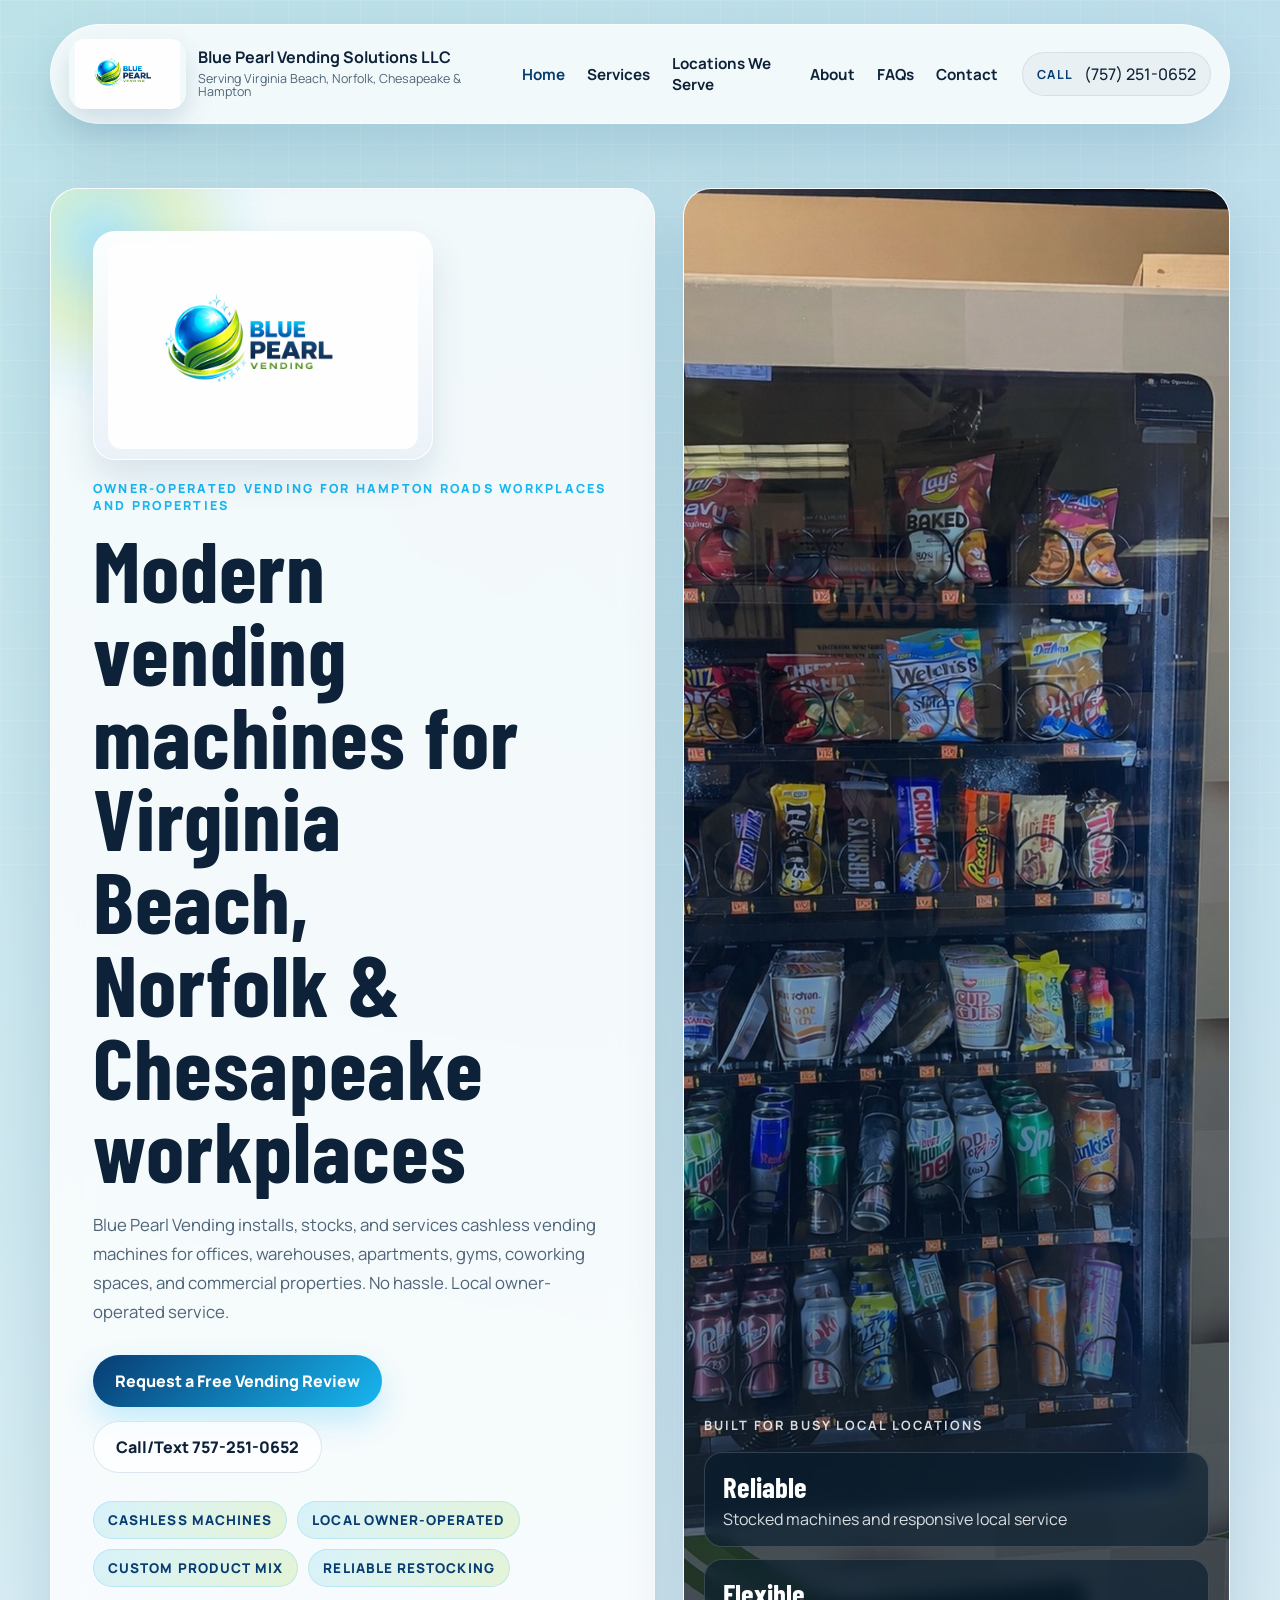
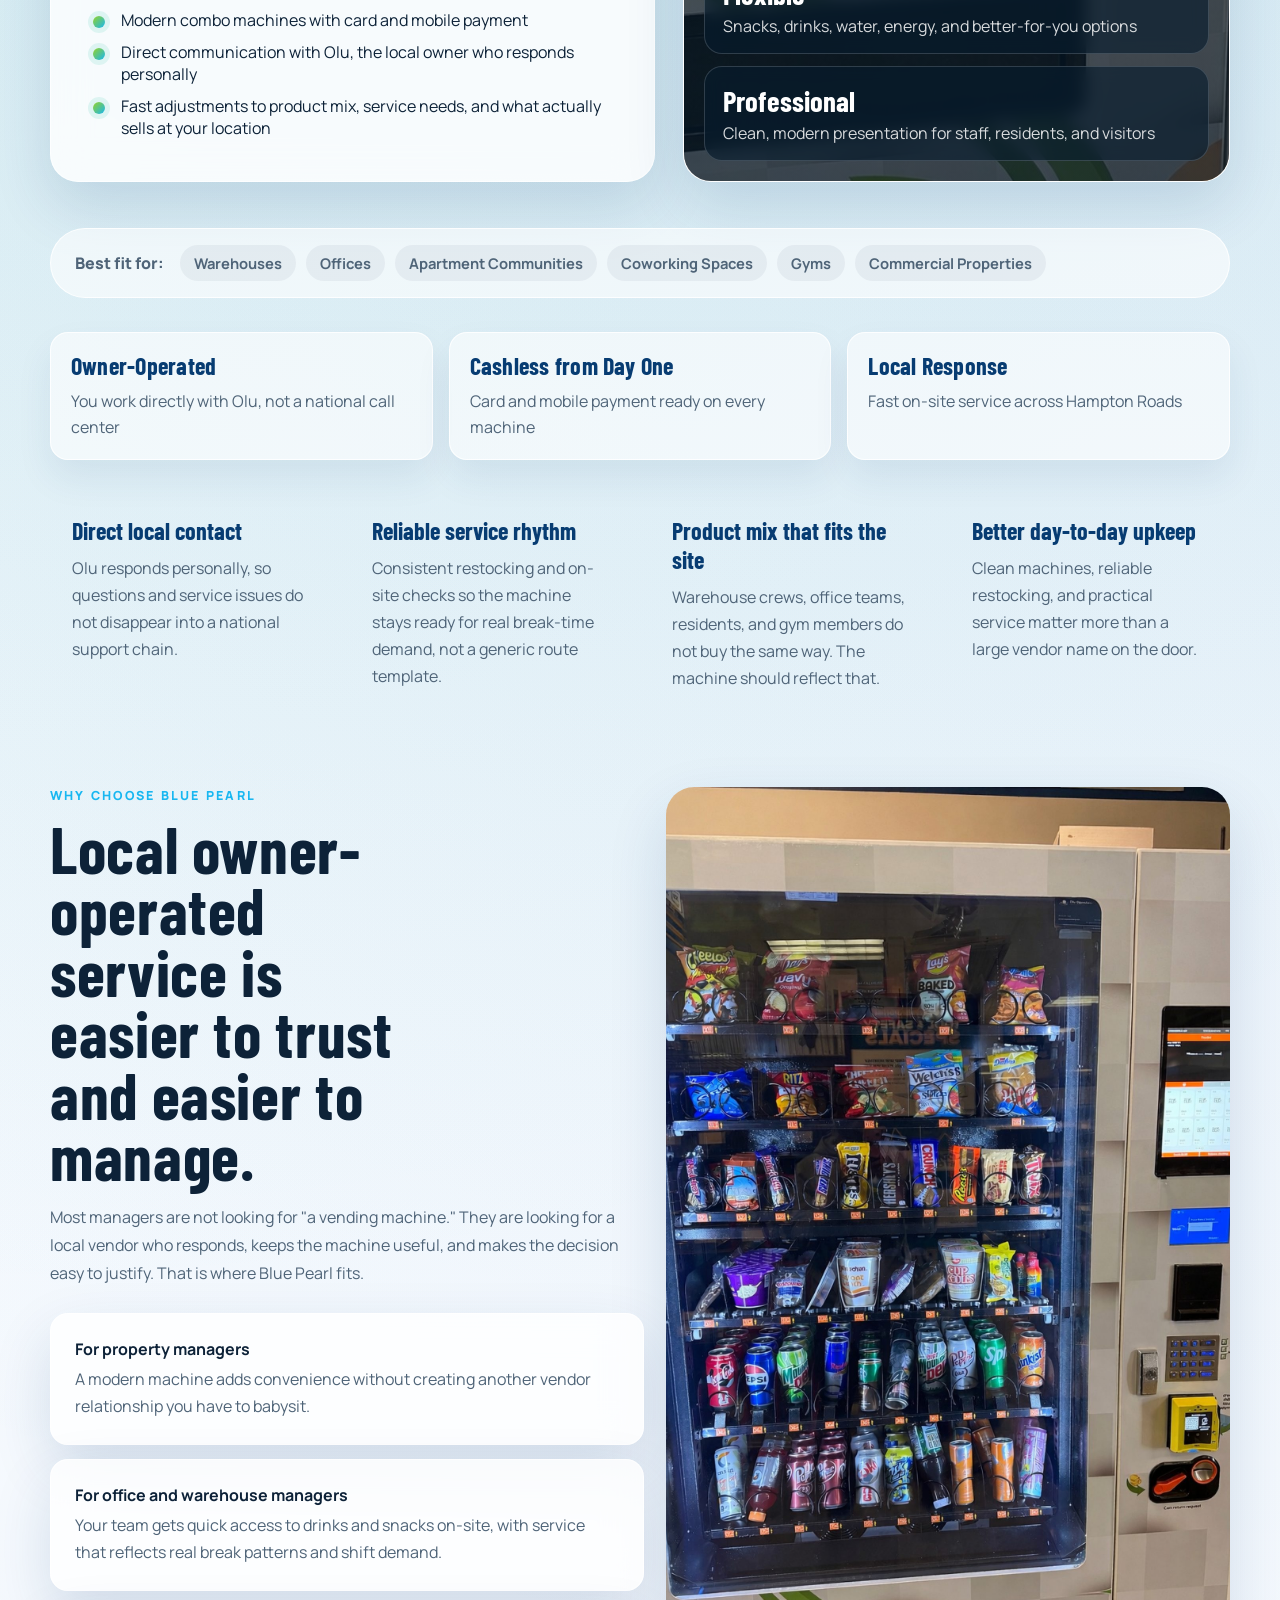
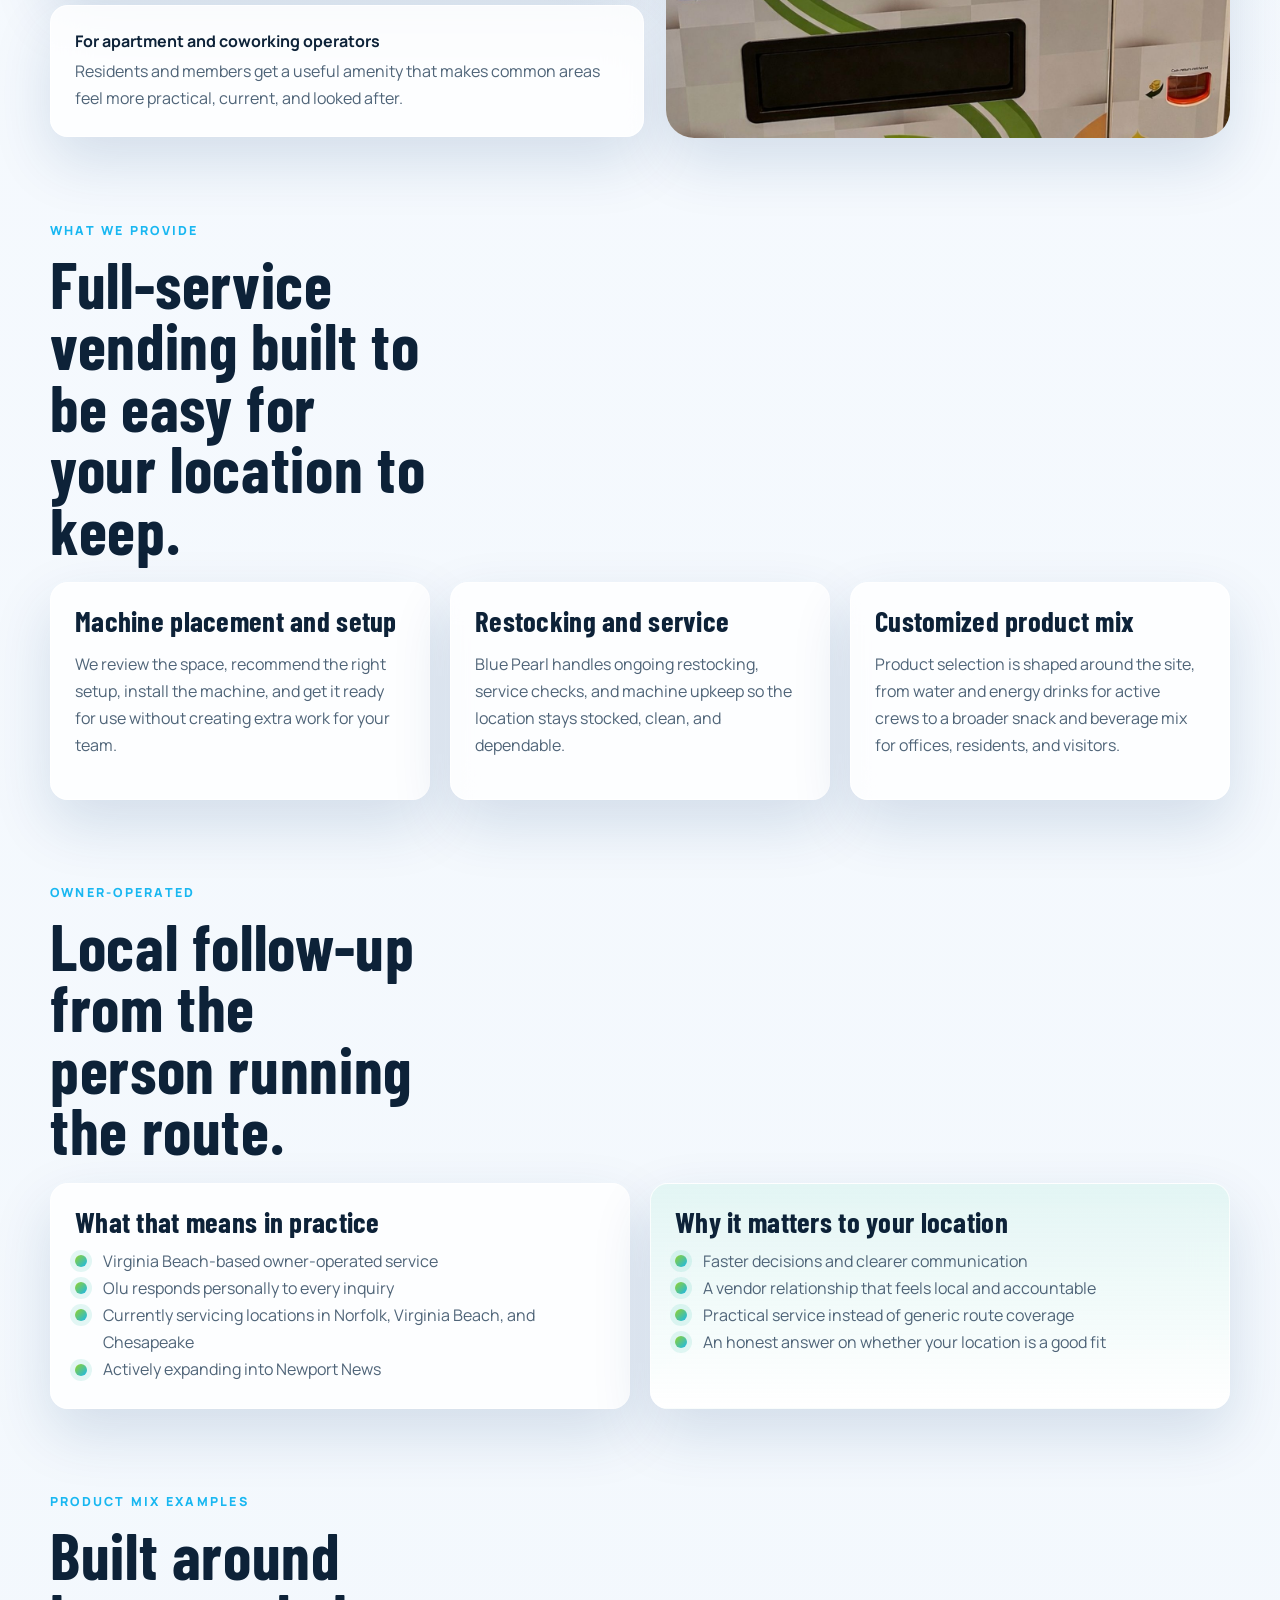
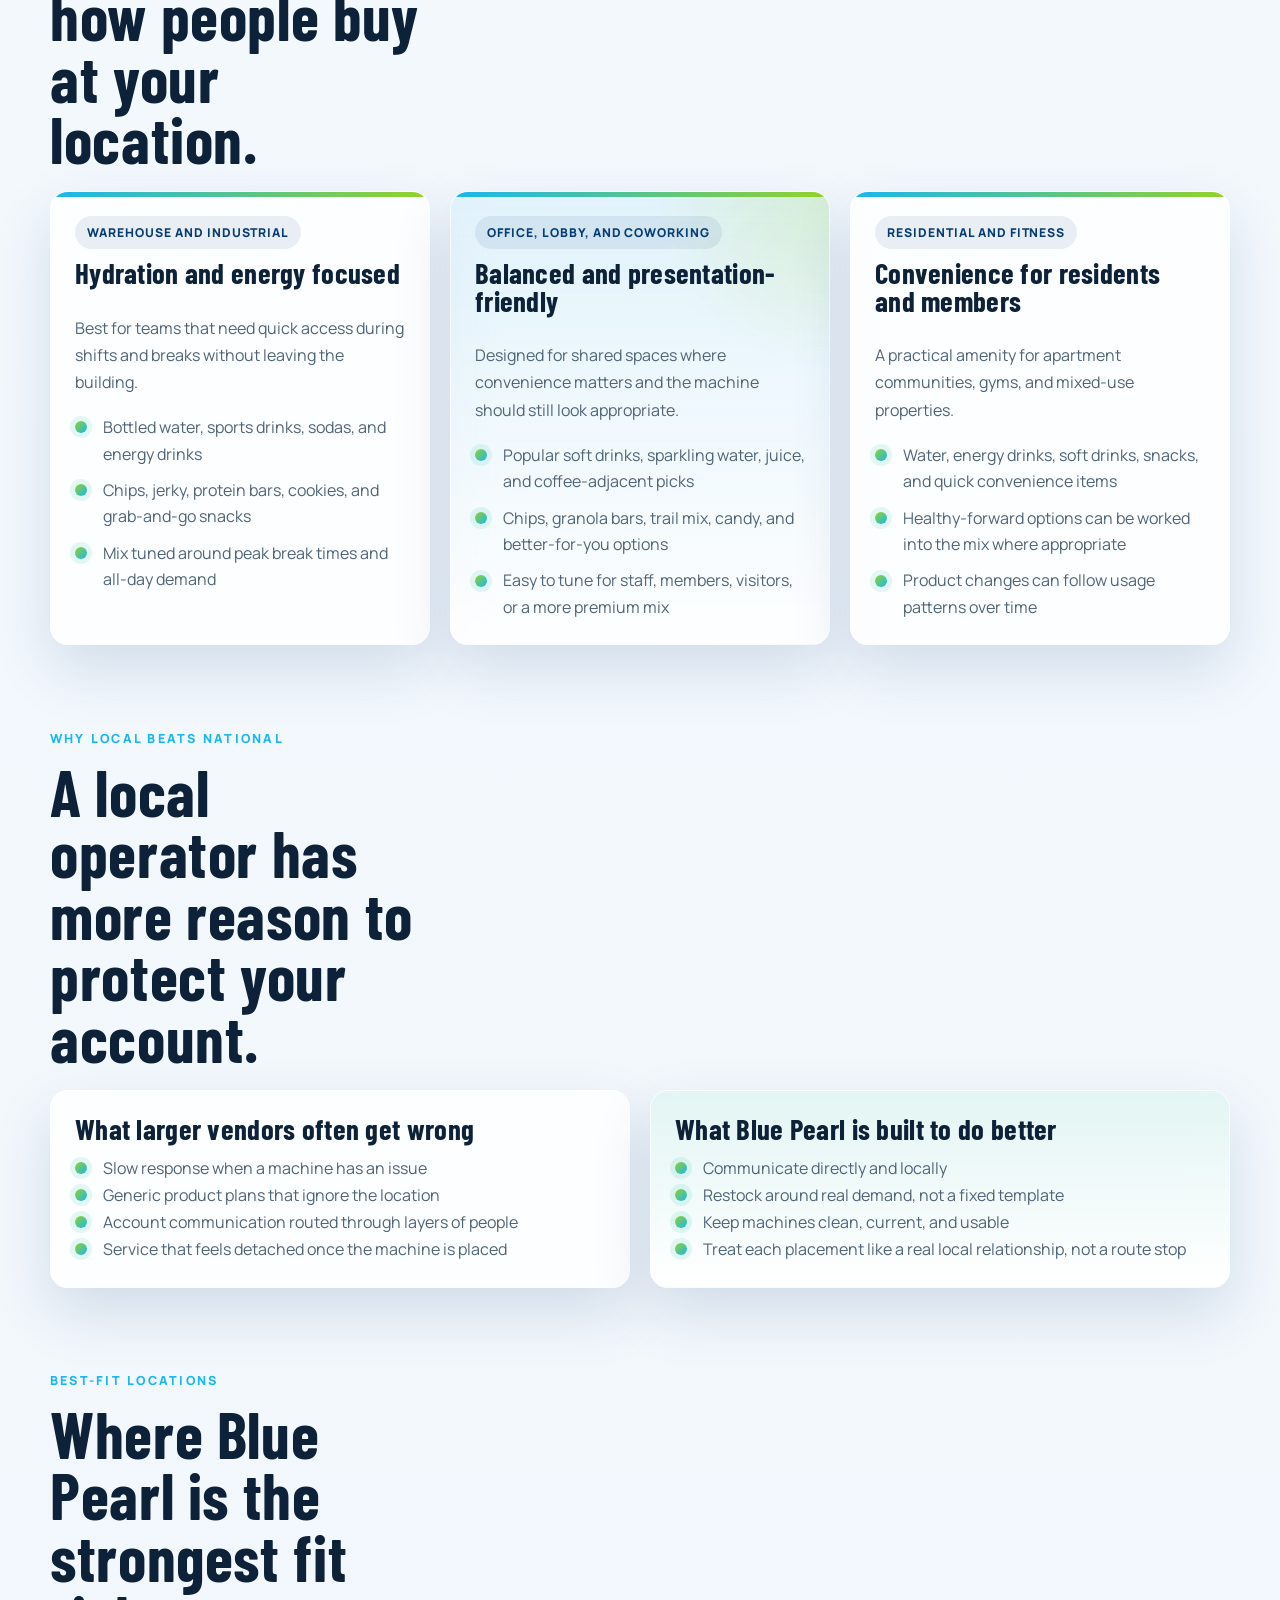
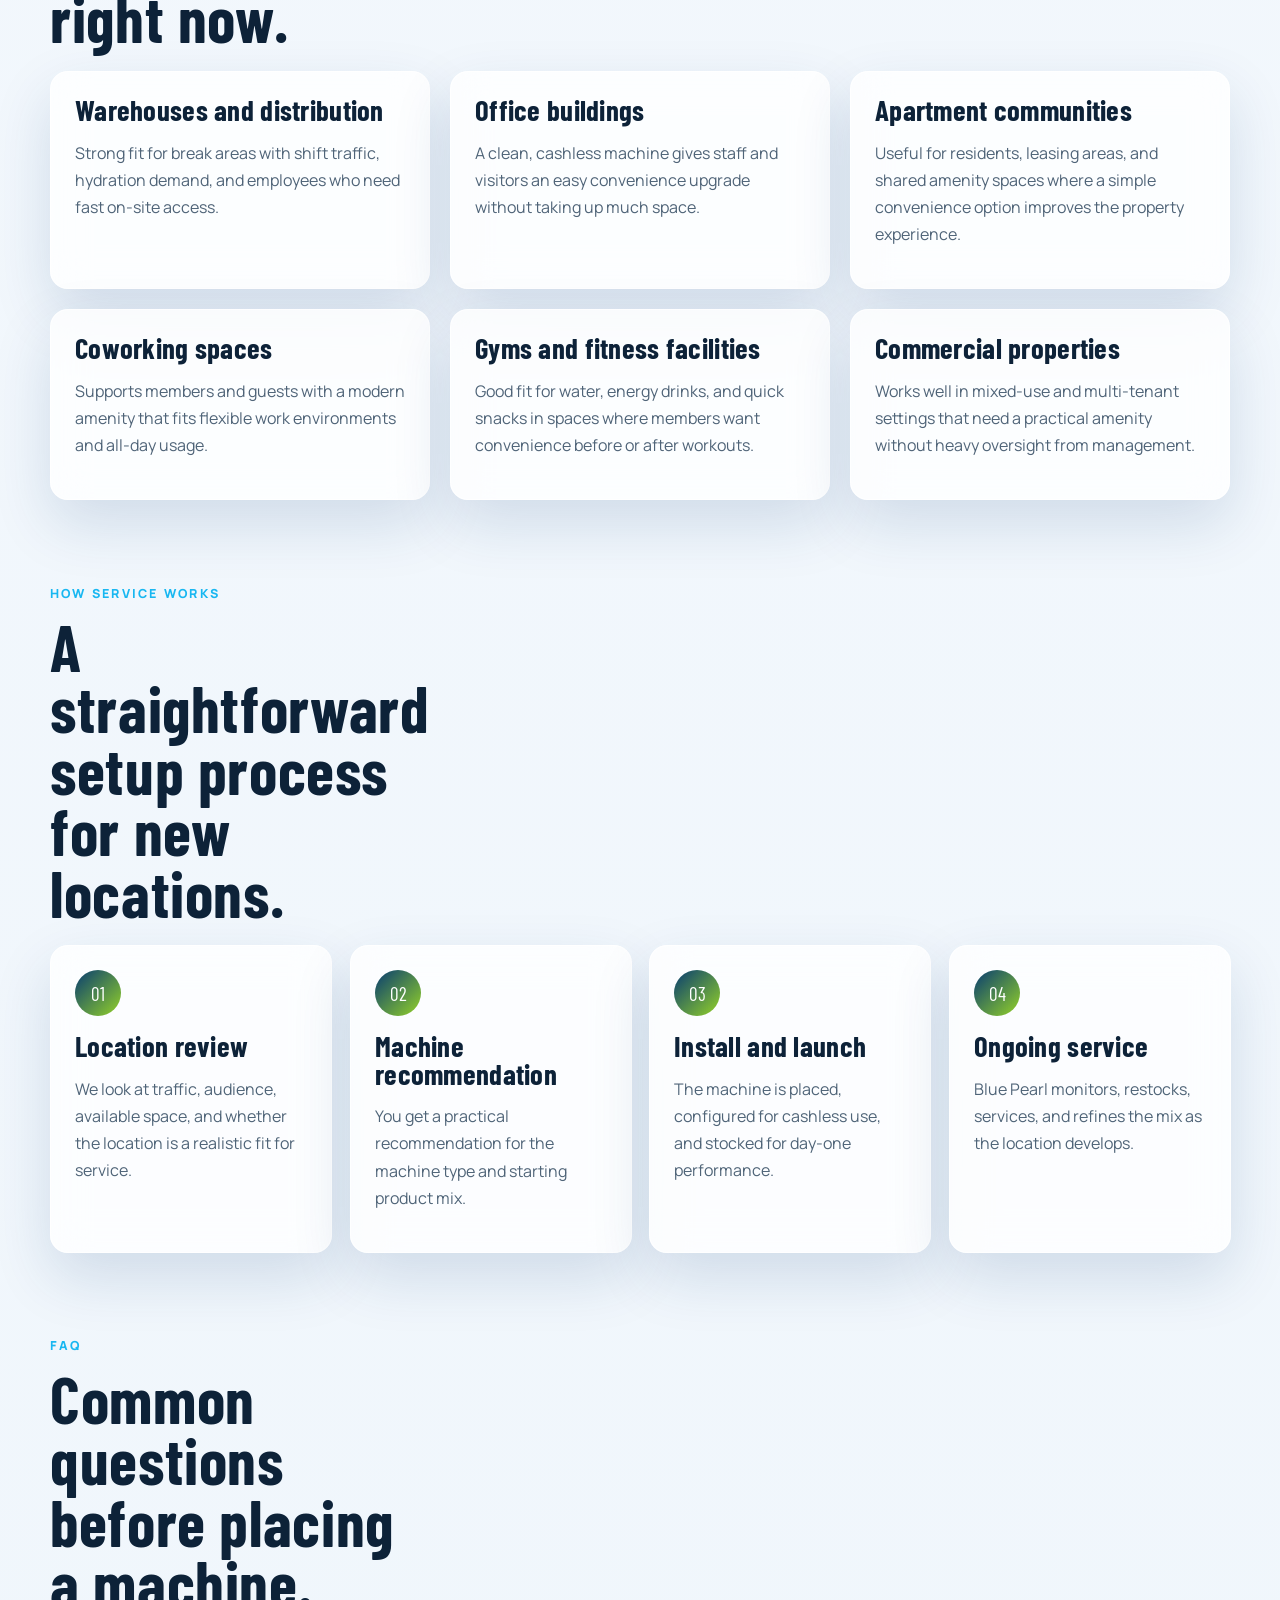
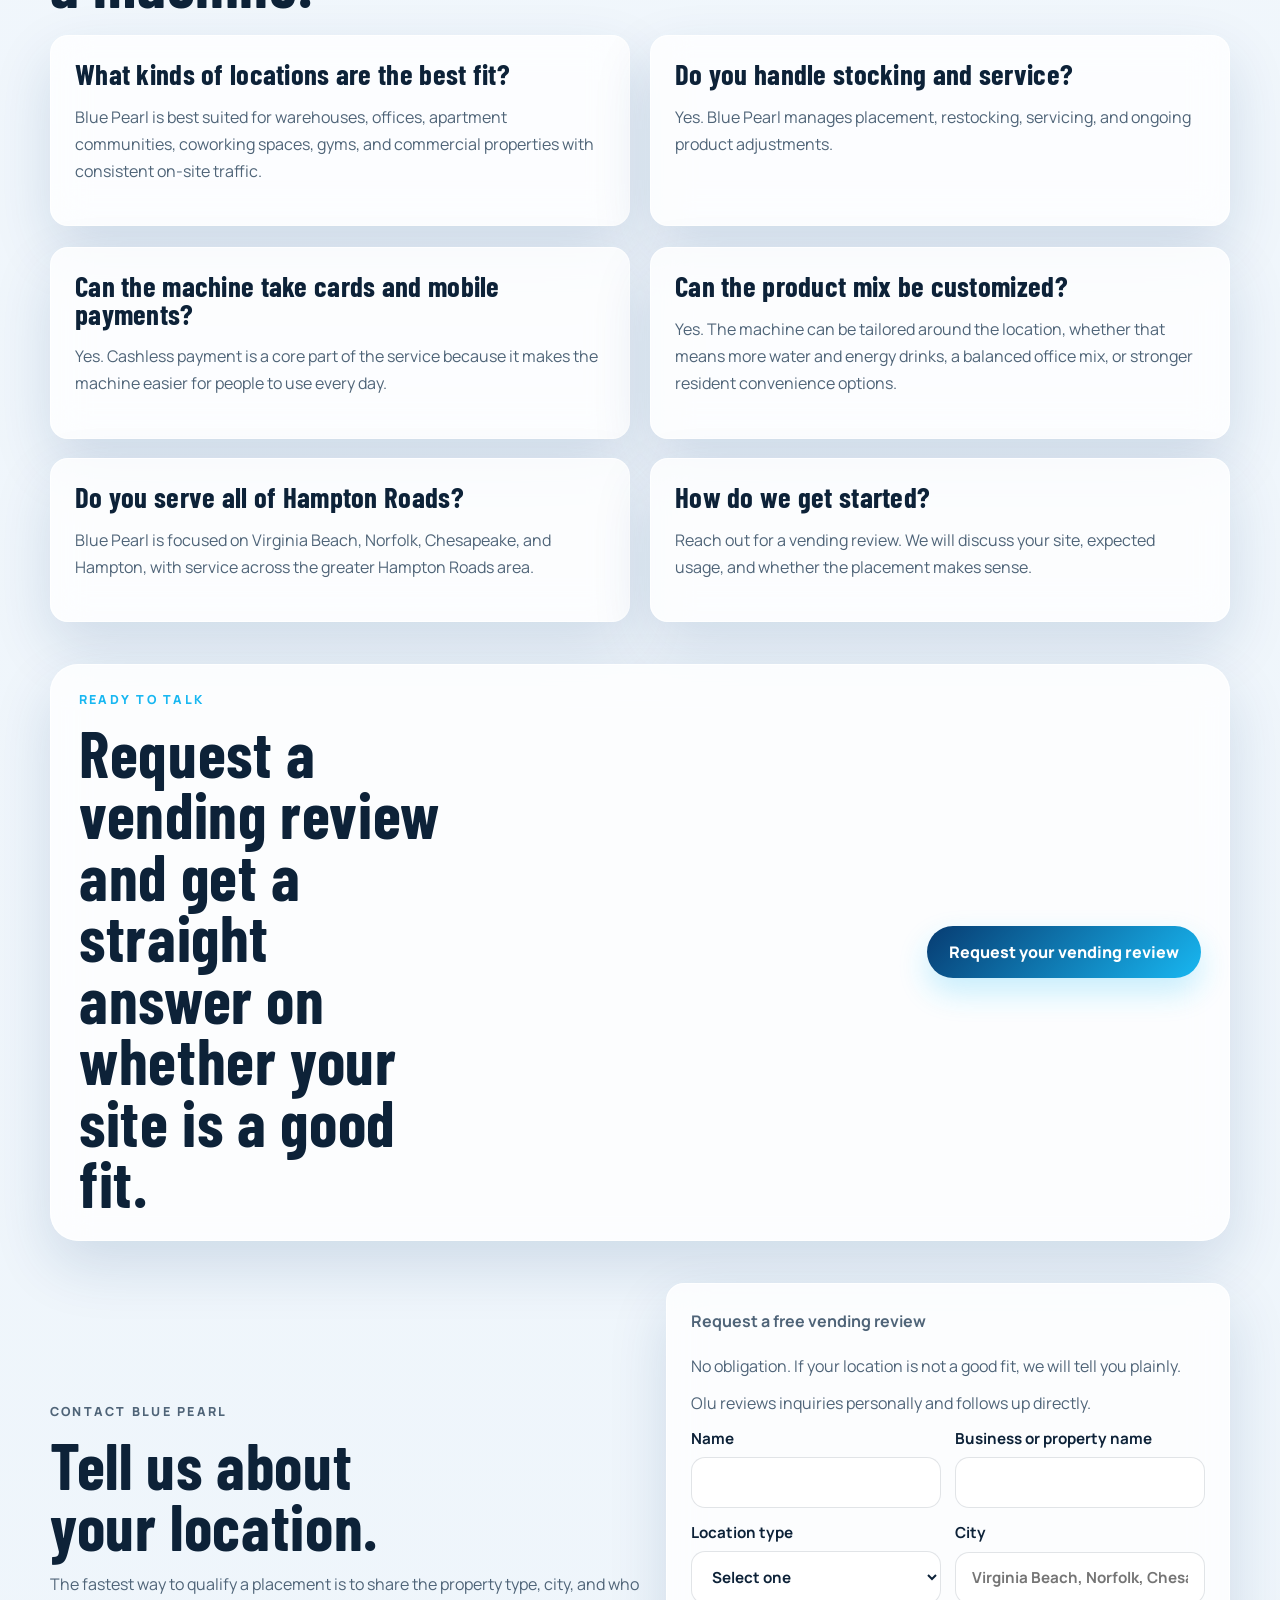
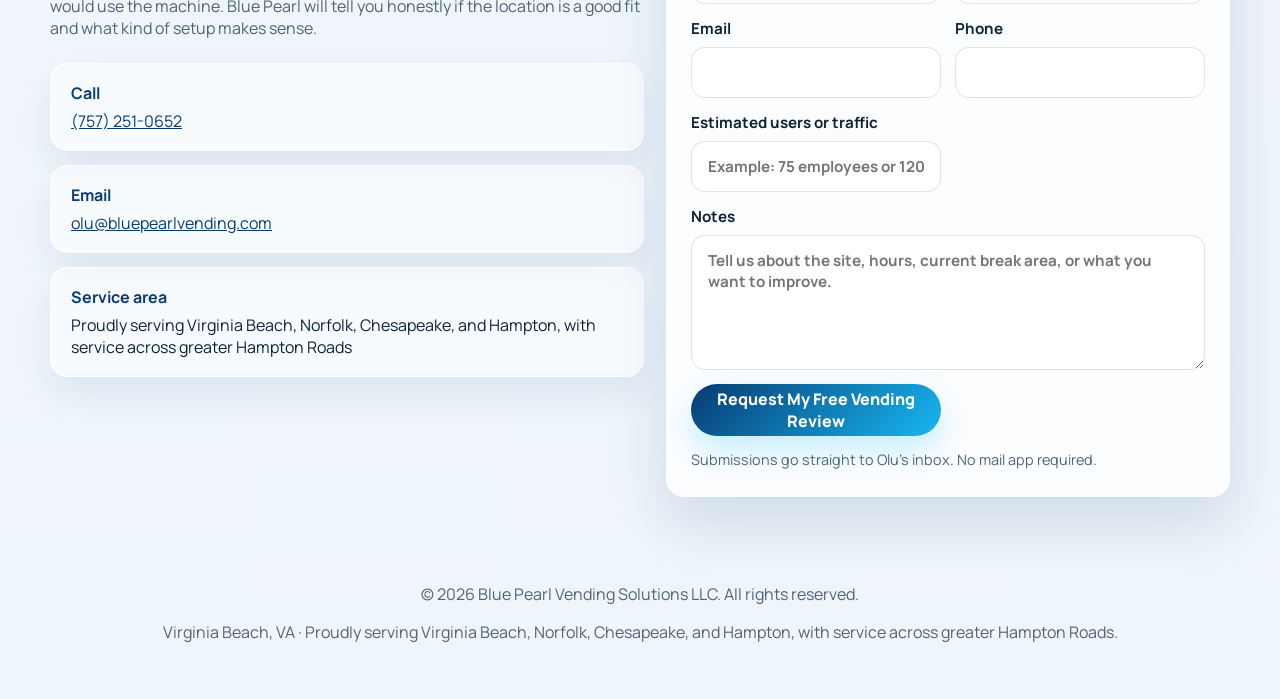
<file: index.html>
<!DOCTYPE html>
<html lang="en">
<head>
  <!-- Google tag (gtag.js) -->
  <script async src="https://www.googletagmanager.com/gtag/js?id=G-F6CY948NH0"></script>
  <script>
    window.dataLayer = window.dataLayer || [];
    function gtag(){dataLayer.push(arguments);}
    gtag('js', new Date());
    gtag('config', 'G-F6CY948NH0');
  </script>
  <meta charset="UTF-8">
  <meta name="viewport" content="width=device-width, initial-scale=1.0">
  <meta name="theme-color" content="#0a2540">
  <meta name="google-site-verification" content="uhTQI7QvM6td1vpIiQ_EUDWTnTN_qQMztjxoJoMZM-w">

  <title>Vending Machine Service in Virginia Beach, Norfolk, Chesapeake & Hampton | Blue Pearl Vending Solutions LLC</title>
  <meta
    name="description"
    content="Owner-operated vending machine service for warehouses, offices, apartment communities, coworking spaces, gyms, and commercial properties in Virginia Beach, Norfolk, Chesapeake, Hampton, and greater Hampton Roads."
  >

  <link rel="canonical" href="https://bluepearlvending.com/">
  <link rel="icon" type="image/png" href="blue-pearl-logo-clean.png">
  <link rel="apple-touch-icon" href="blue-pearl-logo-clean.png">

  <meta property="og:type" content="website">
  <meta property="og:site_name" content="Blue Pearl Vending Solutions LLC">
  <meta property="og:title" content="Blue Pearl Vending Solutions LLC | Vending Machine Service in Hampton Roads, VA">
  <meta property="og:description" content="Local owner-operated vending service with modern cashless combo machines, customized product mix, and dependable restocking across Hampton Roads.">
  <meta property="og:url" content="https://bluepearlvending.com/">
  <meta property="og:image" content="https://bluepearlvending.com/machine-stocked-front.jpg">
  <meta property="og:image:alt" content="Blue Pearl vending machine stocked and ready at a Hampton Roads workplace">

  <meta name="twitter:card" content="summary_large_image">
  <meta name="twitter:title" content="Blue Pearl Vending Solutions LLC | Hampton Roads Vending Service">
  <meta name="twitter:description" content="Modern cashless vending service for Hampton Roads businesses and properties.">
  <meta name="twitter:image" content="https://bluepearlvending.com/machine-stocked-front.jpg">

  <link rel="preconnect" href="https://fonts.googleapis.com">
  <link rel="preconnect" href="https://fonts.gstatic.com" crossorigin>
  <link
    href="https://fonts.googleapis.com/css2?family=Barlow+Condensed:wght@500;700&family=Manrope:wght@400;500;700;800&display=swap"
    rel="stylesheet"
  >
  <link rel="stylesheet" href="styles.css">

  <script type="application/ld+json">
  {
    "@context": "https://schema.org",
    "@type": "LocalBusiness",
    "@id": "https://bluepearlvending.com/#business",
    "name": "Blue Pearl Vending Solutions LLC",
    "legalName": "Blue Pearl Vending Solutions LLC",
    "url": "https://bluepearlvending.com/",
    "logo": "https://bluepearlvending.com/blue-pearl-logo-clean.png",
    "image": "https://bluepearlvending.com/hero-warehouse.png",
    "description": "Owner-operated vending machine service for warehouses, offices, apartment communities, gyms, and commercial properties across Hampton Roads, Virginia.",
    "email": "olu@bluepearlvending.com",
    "telephone": "+1-757-251-0652",
    "priceRange": "$",
    "address": {
      "@type": "PostalAddress",
      "addressLocality": "Virginia Beach",
      "addressRegion": "VA",
      "addressCountry": "US"
    },
    "areaServed": [
      { "@type": "City", "name": "Norfolk, VA" },
      { "@type": "City", "name": "Virginia Beach, VA" },
      { "@type": "City", "name": "Chesapeake, VA" },
      { "@type": "City", "name": "Portsmouth, VA" },
      { "@type": "City", "name": "Suffolk, VA" },
      { "@type": "City", "name": "Newport News, VA" },
      { "@type": "City", "name": "Hampton, VA" }
    ],
    "openingHoursSpecification": {
      "@type": "OpeningHoursSpecification",
      "dayOfWeek": ["Monday", "Tuesday", "Wednesday", "Thursday", "Friday"],
      "opens": "08:00",
      "closes": "18:00"
    },
    "knowsAbout": [
      "Vending machine placement",
      "Cashless vending",
      "Combo vending machines",
      "Breakroom vending service",
      "Apartment vending service",
      "Office vending service",
      "Warehouse vending service"
    ]
  }
  </script>

  <script type="application/ld+json">
  {
    "@context": "https://schema.org",
    "@type": "FAQPage",
    "mainEntity": [
      {
        "@type": "Question",
        "name": "What kinds of locations are the best fit?",
        "acceptedAnswer": {
          "@type": "Answer",
          "text": "Blue Pearl is best suited for warehouses, offices, apartment communities, coworking spaces, gyms, and commercial properties with consistent on-site traffic."
        }
      },
      {
        "@type": "Question",
        "name": "Do you handle stocking and service?",
        "acceptedAnswer": {
          "@type": "Answer",
          "text": "Yes. Blue Pearl manages placement, restocking, servicing, and ongoing product adjustments."
        }
      },
      {
        "@type": "Question",
        "name": "Can the machine take cards and mobile payments?",
        "acceptedAnswer": {
          "@type": "Answer",
          "text": "Yes. Cashless payment is a core part of the service because it makes the machine easier for people to use every day."
        }
      },
      {
        "@type": "Question",
        "name": "Can the product mix be customized?",
        "acceptedAnswer": {
          "@type": "Answer",
          "text": "Yes. The machine can be tailored around the location, whether that means more water and energy drinks, a balanced office mix, or stronger resident convenience options."
        }
      },
      {
        "@type": "Question",
        "name": "Do you serve all of Hampton Roads?",
        "acceptedAnswer": {
          "@type": "Answer",
          "text": "Blue Pearl is focused on Virginia Beach, Norfolk, Chesapeake, and Hampton, with service across the greater Hampton Roads area."
        }
      },
      {
        "@type": "Question",
        "name": "How do we get started?",
        "acceptedAnswer": {
          "@type": "Answer",
          "text": "Reach out for a location review. We will discuss your site, expected usage, and whether the placement makes sense."
        }
      }
    ]
  }
  </script>
</head>
<body>
  <div class="page-shell">
    <header class="site-header">
      <a class="brand" href="#top" aria-label="Blue Pearl Vending Solutions LLC home">
        <img class="brand-logo" src="blue-pearl-logo-clean.png" alt="Blue Pearl Vending Solutions LLC logo">
        <span class="brand-text">
          <strong>Blue Pearl Vending Solutions LLC</strong>
          <span>Serving Virginia Beach, Norfolk, Chesapeake &amp; Hampton</span>
        </span>
      </a>

      <button class="nav-toggle" type="button" aria-expanded="false" aria-label="Toggle navigation">
        <span></span>
        <span></span>
        <span></span>
      </button>

      <nav class="site-nav">
        <a href="index.html">Home</a>
        <a href="services.html">Services</a>
        <a href="locations-we-serve.html">Locations We Serve</a>
        <a href="about.html">About</a>
        <a href="faqs.html">FAQs</a>
        <a href="contact.html">Contact</a>
      </nav>

      <a class="header-phone" href="tel:+17572510652" aria-label="Call Blue Pearl Vending">
        <span class="header-phone-label">Call</span> (757) 251-0652
      </a>
    </header>

    <main id="top">
      <section class="hero">
        <div class="hero-copy">
          <!-- TODO: add real owner photo when provided -->
          <div class="hero-aura" aria-hidden="true"></div>
          <div class="hero-brand-panel">
            <img class="hero-brand-image" src="blue-pearl-logo-clean.png" alt="Blue Pearl Vending Solutions LLC logo">
          </div>
          <p class="eyebrow">Owner-operated vending for Hampton Roads workplaces and properties</p>
          <h1>Modern vending machines for Virginia Beach, Norfolk &amp; Chesapeake workplaces</h1>
          <p class="hero-text">
            Blue Pearl Vending installs, stocks, and services cashless vending machines for offices, warehouses,
            apartments, gyms, coworking spaces, and commercial properties. No hassle. Local owner-operated service.
          </p>
          <div class="hero-actions">
            <a class="button button-primary" href="quote.html" data-quote-cta="hero_primary">Request a Free Vending Review</a>
            <a class="button button-secondary" href="tel:+17572510652">Call/Text 757-251-0652</a>
          </div>
          <div class="brand-ribbon" aria-label="Blue Pearl trust points">
            <span>Cashless Machines</span>
            <span>Local Owner-Operated</span>
            <span>Custom Product Mix</span>
            <span>Reliable Restocking</span>
          </div>
          <ul class="hero-points">
            <li>Modern combo machines with card and mobile payment</li>
            <li>Direct communication with Olu, the local owner who responds personally</li>
            <li>Fast adjustments to product mix, service needs, and what actually sells at your location</li>
          </ul>
        </div>

        <aside class="hero-card">
          <img
            class="hero-image"
            src="machine-stocked-front.jpg"
            alt="Blue Pearl vending machine fully stocked with Coca-Cola, Pepsi, Red Bull, chips, candy, and grab-and-go snacks at a Hampton Roads workplace"
          >
          <div class="hero-overlay">
            <p class="card-label">Built for busy local locations</p>
            <div class="metric-grid">
              <article>
                <strong>Reliable</strong>
                <span>Stocked machines and responsive local service</span>
              </article>
              <article>
                <strong>Flexible</strong>
                <span>Snacks, drinks, water, energy, and better-for-you options</span>
              </article>
              <article>
                <strong>Professional</strong>
                <span>Clean, modern presentation for staff, residents, and visitors</span>
              </article>
            </div>
          </div>
        </aside>
      </section>

      <section class="trust-strip" aria-label="Ideal location types">
        <p>Best fit for:</p>
        <div>
          <span>Warehouses</span>
          <span>Offices</span>
          <span>Apartment Communities</span>
          <span>Coworking Spaces</span>
          <span>Gyms</span>
          <span>Commercial Properties</span>
        </div>
      </section>

      <section class="trust-badges" aria-label="Why Blue Pearl">
        <article>
          <strong>Owner-Operated</strong>
          <span>You work directly with Olu, not a national call center</span>
        </article>
        <article>
          <strong>Cashless from Day One</strong>
          <span>Card and mobile payment ready on every machine</span>
        </article>
        <article>
          <strong>Local Response</strong>
          <span>Fast on-site service across Hampton Roads</span>
        </article>
      </section>

      <section class="impact-strip" aria-label="Why local service performs better">
        <article>
          <strong>Direct local contact</strong>
          <span>Olu responds personally, so questions and service issues do not disappear into a national support chain.</span>
        </article>
        <article>
          <strong>Reliable service rhythm</strong>
          <span>Consistent restocking and on-site checks so the machine stays ready for real break-time demand, not a generic route template.</span>
        </article>
        <article>
          <strong>Product mix that fits the site</strong>
          <span>Warehouse crews, office teams, residents, and gym members do not buy the same way. The machine should reflect that.</span>
        </article>
        <article>
          <strong>Better day-to-day upkeep</strong>
          <span>Clean machines, reliable restocking, and practical service matter more than a large vendor name on the door.</span>
        </article>
      </section>

      <section class="section proof-section" id="why-us">
        <div class="proof-copy">
          <p class="eyebrow">Why choose Blue Pearl</p>
          <h2>Local owner-operated service is easier to trust and easier to manage.</h2>
          <p>
            Most managers are not looking for "a vending machine." They are looking for a local vendor who responds,
            keeps the machine useful, and makes the decision easy to justify. That is where Blue Pearl fits.
          </p>
          <div class="proof-list">
            <article>
              <strong>For property managers</strong>
              <span>A modern machine adds convenience without creating another vendor relationship you have to babysit.</span>
            </article>
            <article>
              <strong>For office and warehouse managers</strong>
              <span>Your team gets quick access to drinks and snacks on-site, with service that reflects real break patterns and shift demand.</span>
            </article>
            <article>
              <strong>For apartment and coworking operators</strong>
              <span>Residents and members get a useful amenity that makes common areas feel more practical, current, and looked after.</span>
            </article>
          </div>
        </div>
        <div class="proof-image-wrap">
          <img
            class="section-image"
            src="machine-stocked-front.jpg"
            alt="Blue Pearl vending machine installed at a Hampton Roads workplace, fully stocked with drinks and snacks"
          >
        </div>
      </section>

      <section class="section" id="services">
        <div class="section-heading">
          <p class="eyebrow">What we provide</p>
          <h2>Full-service vending built to be easy for your location to keep.</h2>
        </div>
        <div class="card-grid">
          <article class="info-card">
            <h3>Machine placement and setup</h3>
            <p>
              We review the space, recommend the right setup, install the machine, and get it ready for use
              without creating extra work for your team.
            </p>
          </article>
          <article class="info-card">
            <h3>Restocking and service</h3>
            <p>
              Blue Pearl handles ongoing restocking, service checks, and machine upkeep so the location stays
              stocked, clean, and dependable.
            </p>
          </article>
          <article class="info-card">
            <h3>Customized product mix</h3>
            <p>
              Product selection is shaped around the site, from water and energy drinks for active crews to a
              broader snack and beverage mix for offices, residents, and visitors.
            </p>
          </article>
        </div>
      </section>

      <section class="section">
        <div class="section-heading">
          <p class="eyebrow">Owner-operated</p>
          <h2>Local follow-up from the person running the route.</h2>
        </div>
        <div class="split-grid">
          <div class="feature-panel">
            <h3>What that means in practice</h3>
            <ul class="check-list">
              <li>Virginia Beach-based owner-operated service</li>
              <li>Olu responds personally to every inquiry</li>
              <li>Currently servicing locations in Norfolk, Virginia Beach, and Chesapeake</li>
              <li>Actively expanding into Newport News</li>
            </ul>
          </div>
          <div class="feature-panel accent-panel">
            <h3>Why it matters to your location</h3>
            <ul class="check-list">
              <li>Faster decisions and clearer communication</li>
              <li>A vendor relationship that feels local and accountable</li>
              <li>Practical service instead of generic route coverage</li>
              <li>An honest answer on whether your location is a good fit</li>
            </ul>
          </div>
        </div>
      </section>

      <section class="section machine-section" id="product-mix">
        <div class="section-heading">
          <p class="eyebrow">Product mix examples</p>
          <h2>Built around how people buy at your location.</h2>
        </div>
        <div class="machine-grid">
          <article class="machine-card">
            <div class="machine-card-top">
              <span class="machine-badge">Warehouse and industrial</span>
              <h3>Hydration and energy focused</h3>
            </div>
            <p>Best for teams that need quick access during shifts and breaks without leaving the building.</p>
            <ul class="machine-list">
              <li>Bottled water, sports drinks, sodas, and energy drinks</li>
              <li>Chips, jerky, protein bars, cookies, and grab-and-go snacks</li>
              <li>Mix tuned around peak break times and all-day demand</li>
            </ul>
          </article>
          <article class="machine-card machine-card-highlight">
            <div class="machine-card-top">
              <span class="machine-badge">Office, lobby, and coworking</span>
              <h3>Balanced and presentation-friendly</h3>
            </div>
            <p>Designed for shared spaces where convenience matters and the machine should still look appropriate.</p>
            <ul class="machine-list">
              <li>Popular soft drinks, sparkling water, juice, and coffee-adjacent picks</li>
              <li>Chips, granola bars, trail mix, candy, and better-for-you options</li>
              <li>Easy to tune for staff, members, visitors, or a more premium mix</li>
            </ul>
          </article>
          <article class="machine-card">
            <div class="machine-card-top">
              <span class="machine-badge">Residential and fitness</span>
              <h3>Convenience for residents and members</h3>
            </div>
            <p>A practical amenity for apartment communities, gyms, and mixed-use properties.</p>
            <ul class="machine-list">
              <li>Water, energy drinks, soft drinks, snacks, and quick convenience items</li>
              <li>Healthy-forward options can be worked into the mix where appropriate</li>
              <li>Product changes can follow usage patterns over time</li>
            </ul>
          </article>
        </div>
      </section>

      <section class="section split-section" id="local-advantage">
        <div class="section-heading">
          <p class="eyebrow">Why local beats national</p>
          <h2>A local operator has more reason to protect your account.</h2>
        </div>
        <div class="split-grid">
          <div class="feature-panel">
            <h3>What larger vendors often get wrong</h3>
            <ul class="check-list">
              <li>Slow response when a machine has an issue</li>
              <li>Generic product plans that ignore the location</li>
              <li>Account communication routed through layers of people</li>
              <li>Service that feels detached once the machine is placed</li>
            </ul>
          </div>
          <div class="feature-panel accent-panel">
            <h3>What Blue Pearl is built to do better</h3>
            <ul class="check-list">
              <li>Communicate directly and locally</li>
              <li>Restock around real demand, not a fixed template</li>
              <li>Keep machines clean, current, and usable</li>
              <li>Treat each placement like a real local relationship, not a route stop</li>
            </ul>
          </div>
        </div>
      </section>

      <section class="section audience-section" id="locations">
        <div class="section-heading">
          <p class="eyebrow">Best-fit locations</p>
          <h2>Where Blue Pearl is the strongest fit right now.</h2>
        </div>
        <div class="audience-grid audience-grid-extended">
          <article class="audience-card">
            <h3>Warehouses and distribution</h3>
            <p>Strong fit for break areas with shift traffic, hydration demand, and employees who need fast on-site access.</p>
          </article>
          <article class="audience-card">
            <h3>Office buildings</h3>
            <p>A clean, cashless machine gives staff and visitors an easy convenience upgrade without taking up much space.</p>
          </article>
          <article class="audience-card">
            <h3>Apartment communities</h3>
            <p>Useful for residents, leasing areas, and shared amenity spaces where a simple convenience option improves the property experience.</p>
          </article>
          <article class="audience-card">
            <h3>Coworking spaces</h3>
            <p>Supports members and guests with a modern amenity that fits flexible work environments and all-day usage.</p>
          </article>
          <article class="audience-card">
            <h3>Gyms and fitness facilities</h3>
            <p>Good fit for water, energy drinks, and quick snacks in spaces where members want convenience before or after workouts.</p>
          </article>
          <article class="audience-card">
            <h3>Commercial properties</h3>
            <p>Works well in mixed-use and multi-tenant settings that need a practical amenity without heavy oversight from management.</p>
          </article>
        </div>
      </section>

      <section class="section" id="process">
        <div class="section-heading">
          <p class="eyebrow">How service works</p>
          <h2>A straightforward setup process for new locations.</h2>
        </div>
        <div class="timeline">
          <article>
            <span>01</span>
            <h3>Location review</h3>
            <p>We look at traffic, audience, available space, and whether the location is a realistic fit for service.</p>
          </article>
          <article>
            <span>02</span>
            <h3>Machine recommendation</h3>
            <p>You get a practical recommendation for the machine type and starting product mix.</p>
          </article>
          <article>
            <span>03</span>
            <h3>Install and launch</h3>
            <p>The machine is placed, configured for cashless use, and stocked for day-one performance.</p>
          </article>
          <article>
            <span>04</span>
            <h3>Ongoing service</h3>
            <p>Blue Pearl monitors, restocks, services, and refines the mix as the location develops.</p>
          </article>
        </div>
      </section>

      <section class="section faq-section" id="faq">
        <div class="section-heading">
          <p class="eyebrow">FAQ</p>
          <h2>Common questions before placing a machine.</h2>
        </div>
        <div class="faq-grid">
          <article class="faq-card">
            <h3>What kinds of locations are the best fit?</h3>
            <p>Blue Pearl is best suited for warehouses, offices, apartment communities, coworking spaces, gyms, and commercial properties with consistent on-site traffic.</p>
          </article>
          <article class="faq-card">
            <h3>Do you handle stocking and service?</h3>
            <p>Yes. Blue Pearl manages placement, restocking, servicing, and ongoing product adjustments.</p>
          </article>
          <article class="faq-card">
            <h3>Can the machine take cards and mobile payments?</h3>
            <p>Yes. Cashless payment is a core part of the service because it makes the machine easier for people to use every day.</p>
          </article>
          <article class="faq-card">
            <h3>Can the product mix be customized?</h3>
            <p>Yes. The machine can be tailored around the location, whether that means more water and energy drinks, a balanced office mix, or stronger resident convenience options.</p>
          </article>
          <article class="faq-card">
            <h3>Do you serve all of Hampton Roads?</h3>
            <p>Blue Pearl is focused on Virginia Beach, Norfolk, Chesapeake, and Hampton, with service across the greater Hampton Roads area.</p>
          </article>
          <article class="faq-card">
            <h3>How do we get started?</h3>
            <p>Reach out for a vending review. We will discuss your site, expected usage, and whether the placement makes sense.</p>
          </article>
        </div>
      </section>

      <section class="section cta-band">
        <div>
          <p class="eyebrow">Ready to talk</p>
          <h2>Request a vending review and get a straight answer on whether your site is a good fit.</h2>
        </div>
        <a class="button button-primary" href="quote.html" data-quote-cta="cta_band">Request your vending review</a>
      </section>

      <!-- TODO: add real testimonial from an approved customer -->
      <!-- TODO: add approved customer logos only after written approval -->

      <section class="section contact-section" id="contact">
        <div class="contact-copy">
          <p class="eyebrow">Contact Blue Pearl</p>
          <h2>Tell us about your location.</h2>
          <p>
            The fastest way to qualify a placement is to share the property type, city, and who would use the machine.
            Blue Pearl will tell you honestly if the location is a good fit and what kind of setup makes sense.
          </p>
          <div class="contact-points">
            <article>
              <strong>Call</strong>
              <a href="tel:+17572510652">(757) 251-0652</a>
            </article>
            <article>
              <strong>Email</strong>
              <a href="mailto:olu@bluepearlvending.com">olu@bluepearlvending.com</a>
            </article>
            <article>
              <strong>Service area</strong>
              <span>Proudly serving Virginia Beach, Norfolk, Chesapeake, and Hampton, with service across greater Hampton Roads</span>
            </article>
          </div>
        </div>
        <div class="contact-card">
          <p class="form-intro"><strong>Request a free vending review</strong></p>
          <p class="form-helper">No obligation. If your location is not a good fit, we will tell you plainly.</p>
          <p class="form-helper">Olu reviews inquiries personally and follows up directly.</p>
          <form class="lead-form" id="lead-form" action="https://formspree.io/f/xwvabqed" method="POST" accept-charset="UTF-8">
            <input type="hidden" name="_subject" value="New Blue Pearl vending review request">
            <input type="hidden" name="_format" value="plain">
            <input type="hidden" name="_next" value="https://bluepearlvending.com/thank-you.html">
            <!-- Honeypot anti-spam field; leave blank, hidden from users -->
            <input type="text" name="_gotcha" style="display:none !important" tabindex="-1" autocomplete="off">
            <label for="home-name">
              Name
              <input id="home-name" type="text" name="name" autocomplete="name" required>
            </label>
            <label for="home-company">
              Business or property name
              <input id="home-company" type="text" name="company" autocomplete="organization">
            </label>
            <label for="home-location-type">
              Location type
              <select id="home-location-type" name="location_type" required>
                <option value="">Select one</option>
                <option>Warehouse or industrial</option>
                <option>Office</option>
                <option>Apartment community</option>
                <option>Coworking space</option>
                <option>Gym or fitness facility</option>
                <option>Commercial property</option>
                <option>Other</option>
              </select>
            </label>
            <label for="home-city">
              City
              <input id="home-city" type="text" name="city" autocomplete="address-level2" required placeholder="Virginia Beach, Norfolk, Chesapeake, Hampton...">
            </label>
            <label for="home-email">
              Email
              <input id="home-email" type="email" name="email" autocomplete="email" required>
            </label>
            <label for="home-phone">
              Phone
              <input id="home-phone" type="tel" name="phone" autocomplete="tel">
            </label>
            <label for="home-traffic">
              Estimated users or traffic
              <input id="home-traffic" type="text" name="estimated_users" placeholder="Example: 75 employees or 120 residents">
            </label>
            <label class="field-full" for="home-notes">
              Notes
              <textarea id="home-notes" name="notes" rows="5" placeholder="Tell us about the site, hours, current break area, or what you want to improve."></textarea>
            </label>
            <button class="button button-primary button-full" type="submit">Request My Free Vending Review</button>
            <p class="form-note" id="form-note">Submissions go straight to Olu's inbox. No mail app required.</p>
          </form>
        </div>
      </section>
    </main>

    <footer class="site-footer">
      <p>&copy; <span id="year"></span> Blue Pearl Vending Solutions LLC. All rights reserved.</p>
      <p>Virginia Beach, VA &middot; Proudly serving Virginia Beach, Norfolk, Chesapeake, and Hampton, with service across greater Hampton Roads.</p>
    </footer>
  </div>

  <div class="mobile-cta">
    <a class="button button-secondary" href="tel:+17572510652">Call/Text</a>
    <a class="button button-primary" href="quote.html" data-quote-cta="mobile_sticky">Get Review</a>
  </div>

  <script src="script.js"></script>
</body>
</html>
</file>
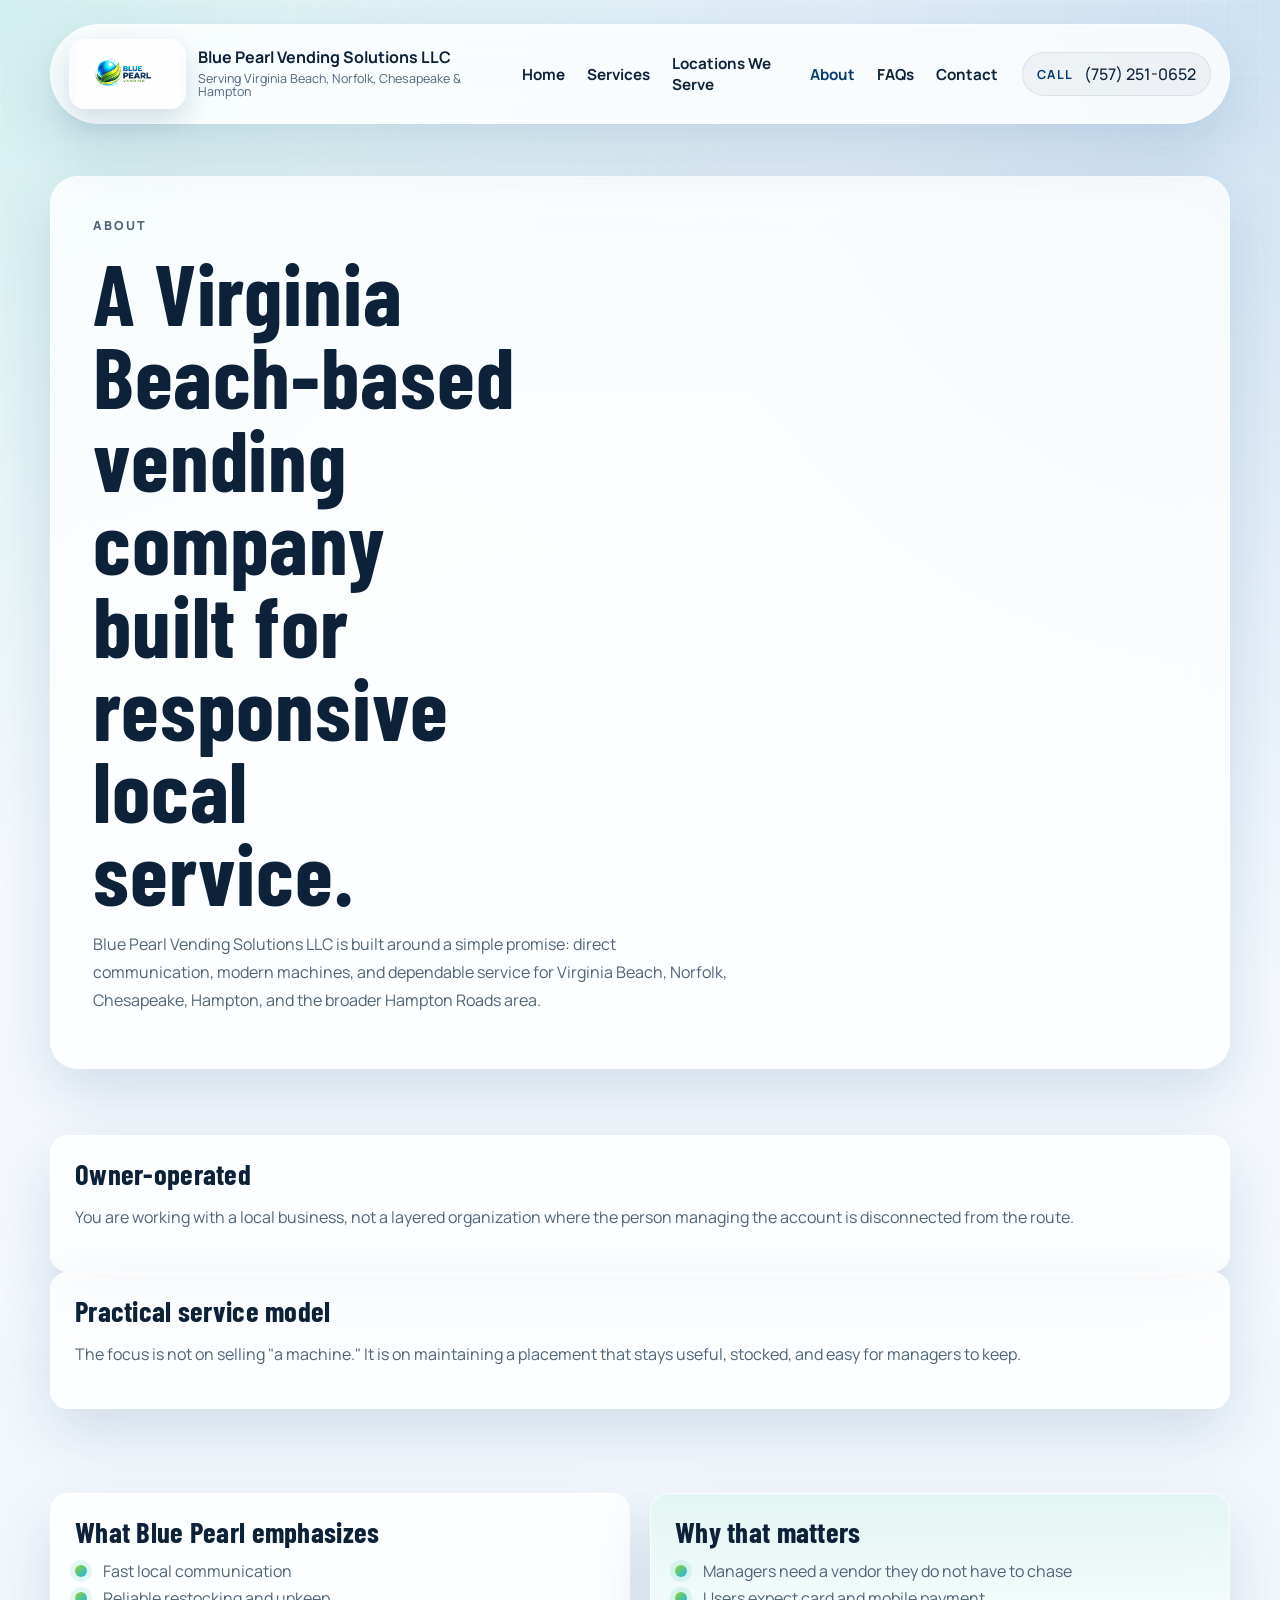
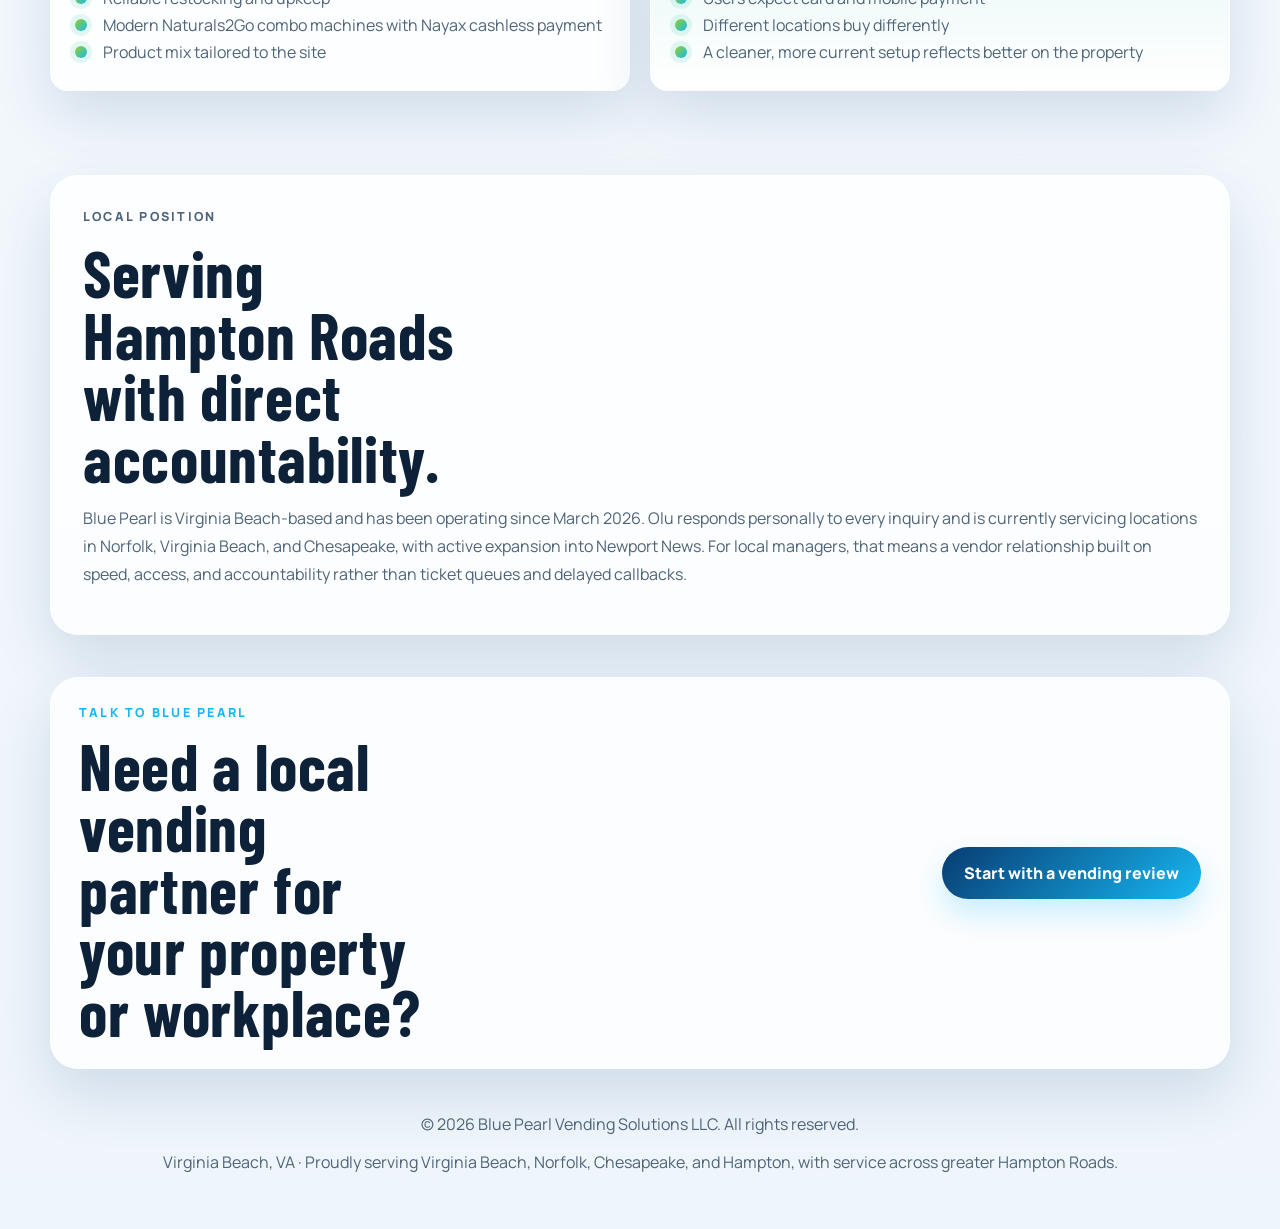
<file: about.html>
<!DOCTYPE html>
<html lang="en">
<head>
  <!-- Google tag (gtag.js) -->
  <script async src="https://www.googletagmanager.com/gtag/js?id=G-F6CY948NH0"></script>
  <script>
    window.dataLayer = window.dataLayer || [];
    function gtag(){dataLayer.push(arguments);}
    gtag('js', new Date());
    gtag('config', 'G-F6CY948NH0');
  </script>
  <meta charset="UTF-8">
  <meta name="viewport" content="width=device-width, initial-scale=1.0">
  <meta name="theme-color" content="#0a2540">
  <title>About Blue Pearl Vending Solutions LLC</title>
  <meta name="description" content="Learn about Blue Pearl Vending Solutions LLC, a local owner-operated vending company serving Hampton Roads, Virginia.">
  <link rel="canonical" href="https://bluepearlvending.com/about.html">
  <link rel="icon" type="image/png" href="blue-pearl-logo-clean.png">
  <meta property="og:type" content="website">
  <meta property="og:site_name" content="Blue Pearl Vending Solutions LLC">
  <meta property="og:title" content="About Blue Pearl Vending Solutions LLC">
  <meta property="og:description" content="Local owner-operated vending company serving Hampton Roads with direct communication, cashless machines, and dependable restocking.">
  <meta property="og:url" content="https://bluepearlvending.com/about.html">
  <meta property="og:image" content="https://bluepearlvending.com/machine-lobby.png">
  <meta property="og:image:alt" content="Blue Pearl Vending machine in a lobby">
  <meta name="twitter:card" content="summary_large_image">
  <meta name="twitter:title" content="About Blue Pearl Vending Solutions LLC">
  <meta name="twitter:description" content="Local owner-operated vending service for Hampton Roads businesses and properties.">
  <meta name="twitter:image" content="https://bluepearlvending.com/machine-lobby.png">
  <link rel="preconnect" href="https://fonts.googleapis.com">
  <link rel="preconnect" href="https://fonts.gstatic.com" crossorigin>
  <link href="https://fonts.googleapis.com/css2?family=Barlow+Condensed:wght@500;700&family=Manrope:wght@400;500;700;800&display=swap" rel="stylesheet">
  <link rel="stylesheet" href="styles.css">
</head>
<body>
  <div class="page-shell">
    <header class="site-header">
      <a class="brand" href="index.html" aria-label="Blue Pearl Vending Solutions LLC home">
        <img class="brand-logo" src="blue-pearl-logo-clean.png" alt="Blue Pearl Vending Solutions LLC logo">
        <span class="brand-text">
          <strong>Blue Pearl Vending Solutions LLC</strong>
          <span>Serving Virginia Beach, Norfolk, Chesapeake &amp; Hampton</span>
        </span>
      </a>
      <button class="nav-toggle" type="button" aria-expanded="false" aria-label="Toggle navigation">
        <span></span>
        <span></span>
        <span></span>
      </button>
      <nav class="site-nav">
        <a href="index.html">Home</a>
        <a href="services.html">Services</a>
        <a href="locations-we-serve.html">Locations We Serve</a>
        <a href="about.html">About</a>
        <a href="faqs.html">FAQs</a>
        <a href="contact.html">Contact</a>
      </nav>

      <a class="header-phone" href="tel:+17572510652" aria-label="Call Blue Pearl Vending">
        <span class="header-phone-label">Call</span> (757) 251-0652
      </a>
    </header>

    <main>
      <section class="page-hero">
        <div class="page-hero-card">
          <p class="eyebrow">About</p>
          <h1>A Virginia Beach-based vending company built for responsive local service.</h1>
          <p>
            Blue Pearl Vending Solutions LLC is built around a simple promise: direct communication,
            modern machines, and dependable service for Virginia Beach, Norfolk, Chesapeake, Hampton, and the
            broader Hampton Roads area.
          </p>
        </div>
      </section>

      <section class="section">
        <div class="card-grid-2">
          <article class="info-card">
            <h3>Owner-operated</h3>
            <p>You are working with a local business, not a layered organization where the person managing the account is disconnected from the route.</p>
          </article>
          <article class="info-card">
            <h3>Practical service model</h3>
            <p>The focus is not on selling "a machine." It is on maintaining a placement that stays useful, stocked, and easy for managers to keep.</p>
          </article>
        </div>
      </section>

      <section class="section">
        <div class="split-grid">
          <div class="feature-panel">
            <h3>What Blue Pearl emphasizes</h3>
            <ul class="check-list">
              <li>Fast local communication</li>
              <li>Reliable restocking and upkeep</li>
              <li>Modern Naturals2Go combo machines with Nayax cashless payment</li>
              <li>Product mix tailored to the site</li>
            </ul>
          </div>
          <div class="feature-panel accent-panel">
            <h3>Why that matters</h3>
            <ul class="check-list">
              <li>Managers need a vendor they do not have to chase</li>
              <li>Users expect card and mobile payment</li>
              <li>Different locations buy differently</li>
              <li>A cleaner, more current setup reflects better on the property</li>
            </ul>
          </div>
        </div>
      </section>

      <section class="section">
        <div class="text-panel">
          <p class="eyebrow">Local position</p>
          <h2>Serving Hampton Roads with direct accountability.</h2>
          <p>
            Blue Pearl is Virginia Beach-based and has been operating since March 2026. Olu responds personally
            to every inquiry and is currently servicing locations in Norfolk, Virginia Beach, and Chesapeake, with
            active expansion into Newport News. For local managers, that means a vendor relationship built on speed,
            access, and accountability rather than ticket queues and delayed callbacks.
          </p>
        </div>
      </section>

      <section class="section cta-band">
        <div>
          <p class="eyebrow">Talk to Blue Pearl</p>
          <h2>Need a local vending partner for your property or workplace?</h2>
        </div>
        <a class="button button-primary" href="quote.html" data-quote-cta="about_cta">Start with a vending review</a>
      </section>
    </main>

    <footer class="site-footer">
      <p>&copy; <span id="year"></span> Blue Pearl Vending Solutions LLC. All rights reserved.</p>
      <p>Virginia Beach, VA &middot; Proudly serving Virginia Beach, Norfolk, Chesapeake, and Hampton, with service across greater Hampton Roads.</p>
    </footer>
  </div>

  <div class="mobile-cta">
    <a class="button button-secondary" href="tel:+17572510652">Call/Text</a>
    <a class="button button-primary" href="quote.html" data-quote-cta="mobile_sticky">Get Review</a>
  </div>

  <script src="script.js"></script>
</body>
</html>
</file>
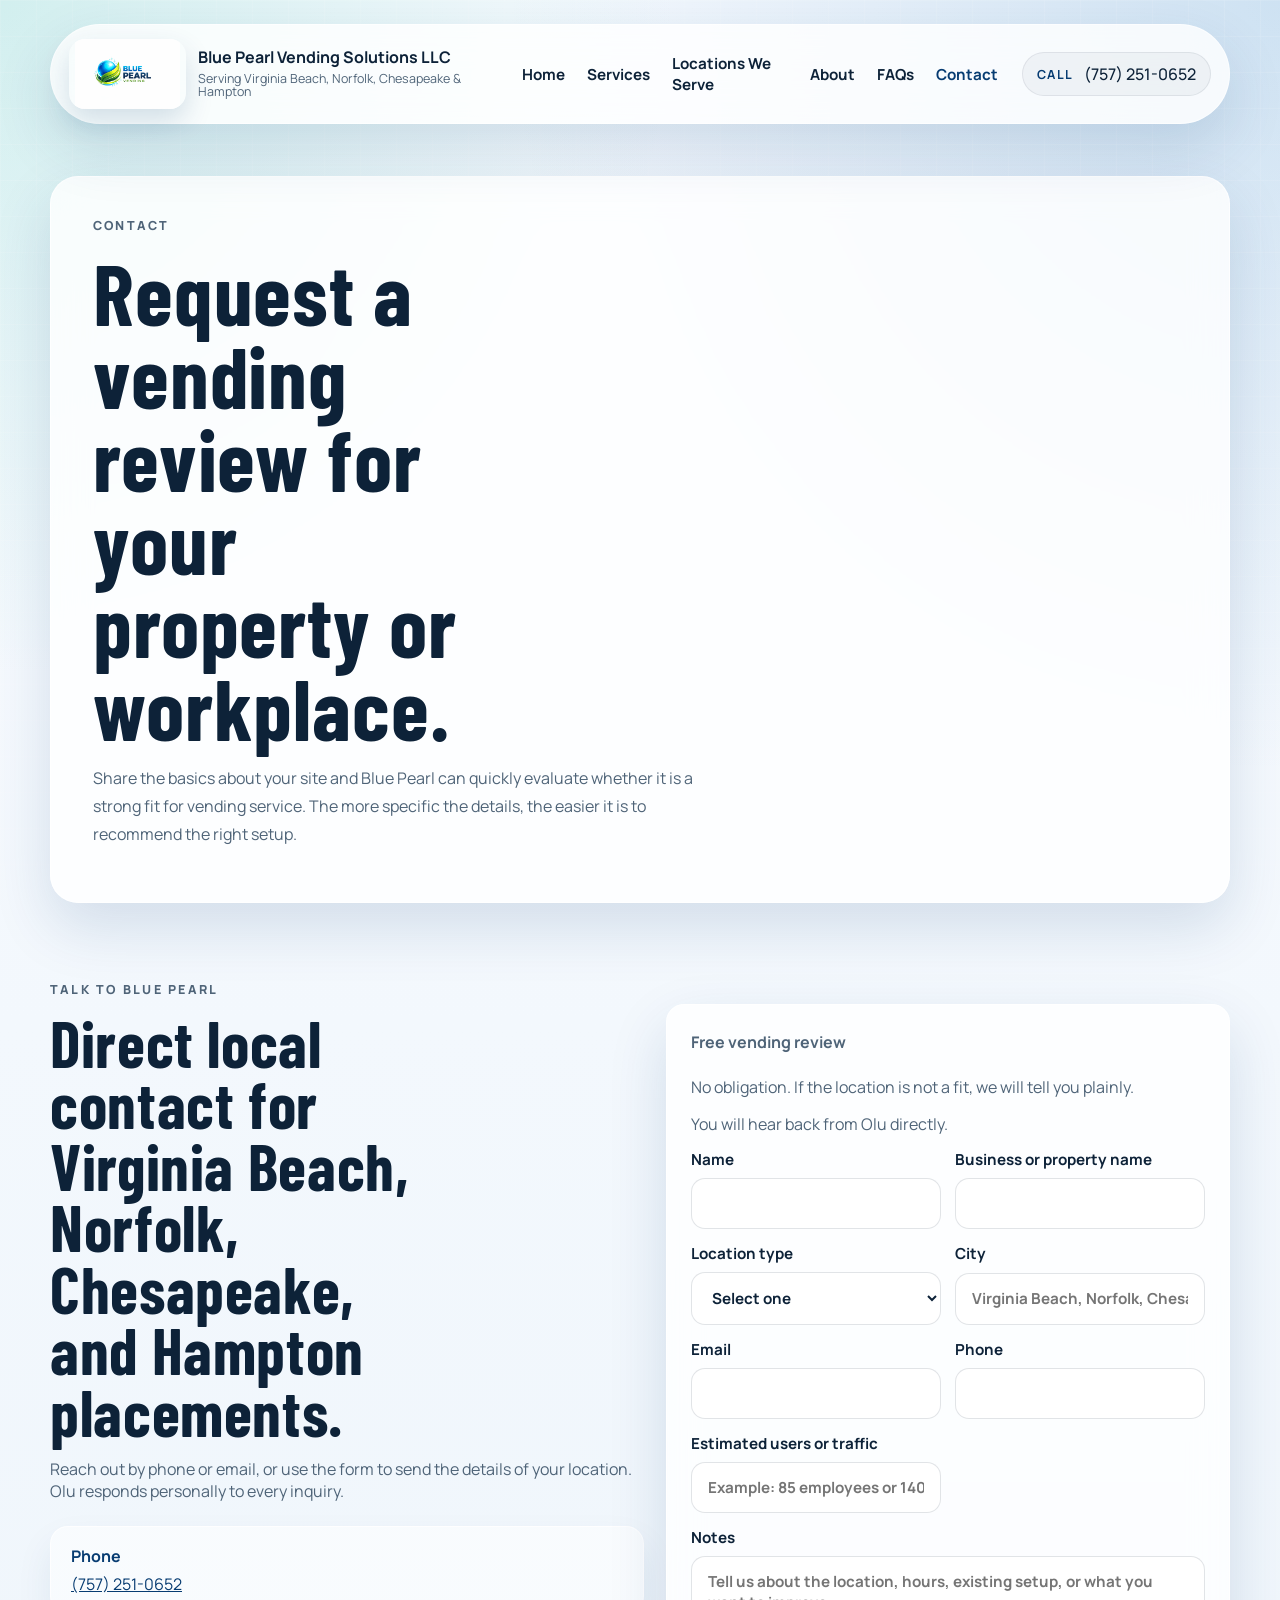
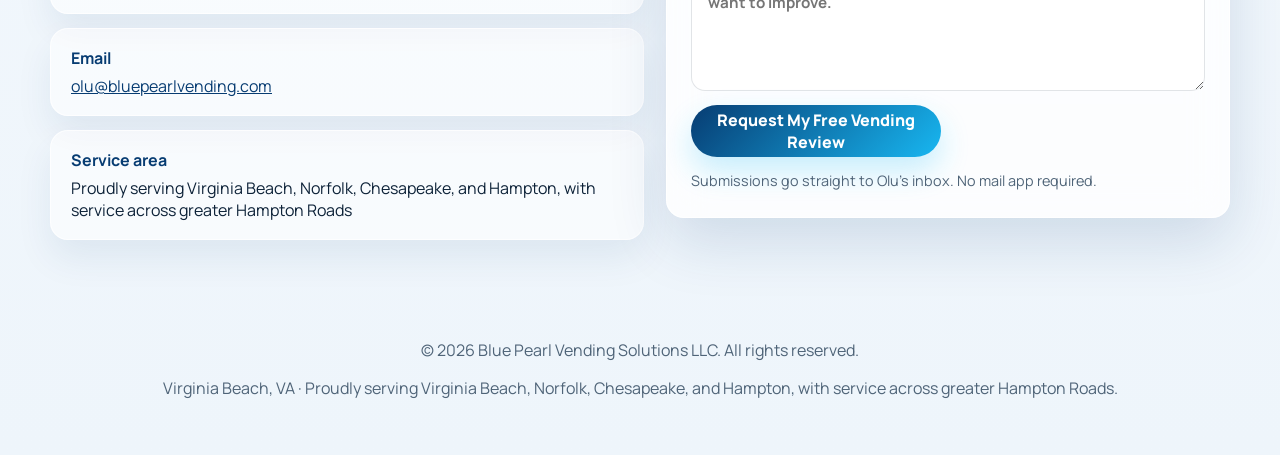
<file: contact.html>
<!DOCTYPE html>
<html lang="en">
<head>
  <!-- Google tag (gtag.js) -->
  <script async src="https://www.googletagmanager.com/gtag/js?id=G-F6CY948NH0"></script>
  <script>
    window.dataLayer = window.dataLayer || [];
    function gtag(){dataLayer.push(arguments);}
    gtag('js', new Date());
    gtag('config', 'G-F6CY948NH0');
  </script>
  <meta charset="UTF-8">
  <meta name="viewport" content="width=device-width, initial-scale=1.0">
  <meta name="theme-color" content="#0a2540">
  <title>Contact | Blue Pearl Vending Solutions LLC</title>
  <meta name="description" content="Contact Blue Pearl Vending Solutions LLC for a vending machine location review in Hampton Roads, Virginia.">
  <link rel="canonical" href="https://bluepearlvending.com/contact.html">
  <link rel="icon" type="image/png" href="blue-pearl-logo-clean.png">
  <meta property="og:type" content="website">
  <meta property="og:site_name" content="Blue Pearl Vending Solutions LLC">
  <meta property="og:title" content="Contact | Blue Pearl Vending Solutions LLC">
  <meta property="og:description" content="Request a vending machine location review for your Hampton Roads property or workplace.">
  <meta property="og:url" content="https://bluepearlvending.com/contact.html">
  <meta property="og:image" content="https://bluepearlvending.com/machine-lobby.png">
  <meta property="og:image:alt" content="Blue Pearl Vending machine in a lobby">
  <meta name="twitter:card" content="summary_large_image">
  <meta name="twitter:title" content="Contact | Blue Pearl Vending Solutions LLC">
  <meta name="twitter:description" content="Request a free vending location review in Hampton Roads.">
  <meta name="twitter:image" content="https://bluepearlvending.com/machine-lobby.png">
  <link rel="preconnect" href="https://fonts.googleapis.com">
  <link rel="preconnect" href="https://fonts.gstatic.com" crossorigin>
  <link href="https://fonts.googleapis.com/css2?family=Barlow+Condensed:wght@500;700&family=Manrope:wght@400;500;700;800&display=swap" rel="stylesheet">
  <link rel="stylesheet" href="styles.css">
</head>
<body>
  <div class="page-shell">
    <header class="site-header">
      <a class="brand" href="index.html" aria-label="Blue Pearl Vending Solutions LLC home">
        <img class="brand-logo" src="blue-pearl-logo-clean.png" alt="Blue Pearl Vending Solutions LLC logo">
        <span class="brand-text">
          <strong>Blue Pearl Vending Solutions LLC</strong>
          <span>Serving Virginia Beach, Norfolk, Chesapeake &amp; Hampton</span>
        </span>
      </a>
      <button class="nav-toggle" type="button" aria-expanded="false" aria-label="Toggle navigation">
        <span></span>
        <span></span>
        <span></span>
      </button>
      <nav class="site-nav">
        <a href="index.html">Home</a>
        <a href="services.html">Services</a>
        <a href="locations-we-serve.html">Locations We Serve</a>
        <a href="about.html">About</a>
        <a href="faqs.html">FAQs</a>
        <a href="contact.html">Contact</a>
      </nav>

      <a class="header-phone" href="tel:+17572510652" aria-label="Call Blue Pearl Vending">
        <span class="header-phone-label">Call</span> (757) 251-0652
      </a>
    </header>

    <main>
      <section class="page-hero">
        <div class="page-hero-card">
          <!-- TODO: add real owner photo when provided -->
          <p class="eyebrow">Contact</p>
          <h1>Request a vending review for your property or workplace.</h1>
          <p>
            Share the basics about your site and Blue Pearl can quickly evaluate whether it is a strong fit
            for vending service. The more specific the details, the easier it is to recommend the right setup.
          </p>
        </div>
      </section>

      <section class="section contact-section">
        <div class="contact-copy">
          <p class="eyebrow">Talk to Blue Pearl</p>
          <h2>Direct local contact for Virginia Beach, Norfolk, Chesapeake, and Hampton placements.</h2>
          <p>Reach out by phone or email, or use the form to send the details of your location. Olu responds personally to every inquiry.</p>
          <div class="contact-points">
            <article>
              <strong>Phone</strong>
              <a href="tel:+17572510652">(757) 251-0652</a>
            </article>
            <article>
              <strong>Email</strong>
              <a href="mailto:olu@bluepearlvending.com">olu@bluepearlvending.com</a>
            </article>
            <article>
              <strong>Service area</strong>
              <span>Proudly serving Virginia Beach, Norfolk, Chesapeake, and Hampton, with service across greater Hampton Roads</span>
            </article>
          </div>
        </div>
        <div class="contact-card">
          <p class="form-intro"><strong>Free vending review</strong></p>
          <p class="form-helper">No obligation. If the location is not a fit, we will tell you plainly.</p>
          <p class="form-helper">You will hear back from Olu directly.</p>
          <form class="lead-form" id="lead-form" action="https://formspree.io/f/xwvabqed" method="POST" accept-charset="UTF-8">
            <input type="hidden" name="_subject" value="New Blue Pearl vending review request">
            <input type="hidden" name="_format" value="plain">
            <input type="hidden" name="_next" value="https://bluepearlvending.com/thank-you.html">
            <!-- Honeypot anti-spam field; leave blank, hidden from users -->
            <input type="text" name="_gotcha" style="display:none !important" tabindex="-1" autocomplete="off">
            <label for="contact-name">
              Name
              <input id="contact-name" type="text" name="name" autocomplete="name" required>
            </label>
            <label for="contact-company">
              Business or property name
              <input id="contact-company" type="text" name="company" autocomplete="organization">
            </label>
            <label for="contact-location-type">
              Location type
              <select id="contact-location-type" name="location_type" required>
                <option value="">Select one</option>
                <option>Warehouse or industrial</option>
                <option>Office</option>
                <option>Apartment community</option>
                <option>Coworking space</option>
                <option>Gym or fitness facility</option>
                <option>Commercial property</option>
                <option>Other</option>
              </select>
            </label>
            <label for="contact-city">
              City
              <input id="contact-city" type="text" name="city" autocomplete="address-level2" required placeholder="Virginia Beach, Norfolk, Chesapeake, Hampton...">
            </label>
            <label for="contact-email">
              Email
              <input id="contact-email" type="email" name="email" autocomplete="email" required>
            </label>
            <label for="contact-phone">
              Phone
              <input id="contact-phone" type="tel" name="phone" autocomplete="tel">
            </label>
            <label for="contact-traffic">
              Estimated users or traffic
              <input id="contact-traffic" type="text" name="estimated_users" placeholder="Example: 85 employees or 140 residents">
            </label>
            <label class="field-full" for="contact-notes">
              Notes
              <textarea id="contact-notes" name="notes" rows="5" placeholder="Tell us about the location, hours, existing setup, or what you want to improve."></textarea>
            </label>
            <button class="button button-primary button-full" type="submit">Request My Free Vending Review</button>
            <p class="form-note" id="form-note">Submissions go straight to Olu's inbox. No mail app required.</p>
          </form>
        </div>
      </section>

      <!-- TODO: add real testimonial from an approved customer -->
      <!-- TODO: add approved customer logos only after written approval -->
    </main>

    <footer class="site-footer">
      <p>&copy; <span id="year"></span> Blue Pearl Vending Solutions LLC. All rights reserved.</p>
      <p>Virginia Beach, VA &middot; Proudly serving Virginia Beach, Norfolk, Chesapeake, and Hampton, with service across greater Hampton Roads.</p>
    </footer>
  </div>

  <div class="mobile-cta">
    <a class="button button-secondary" href="tel:+17572510652">Call/Text</a>
    <a class="button button-primary" href="quote.html" data-quote-cta="mobile_sticky">Get Review</a>
  </div>

  <script src="script.js"></script>
</body>
</html>
</file>
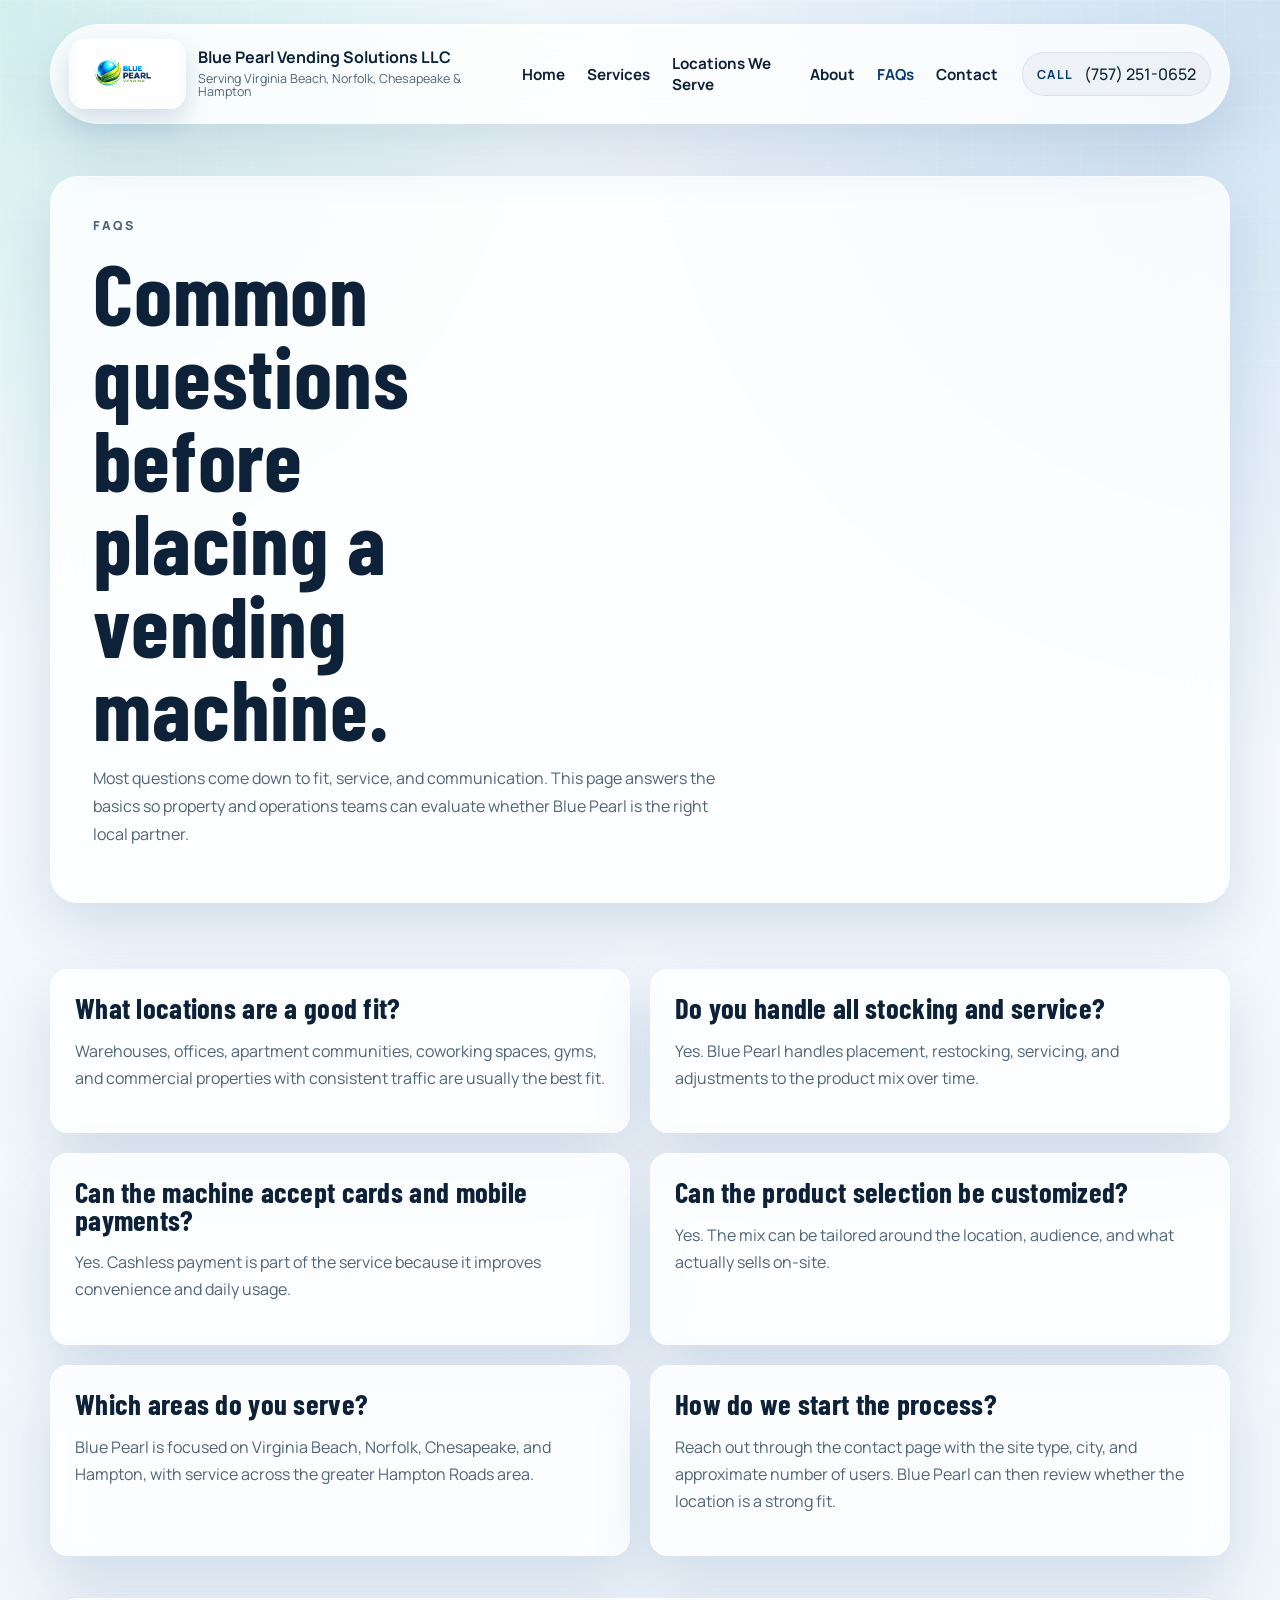
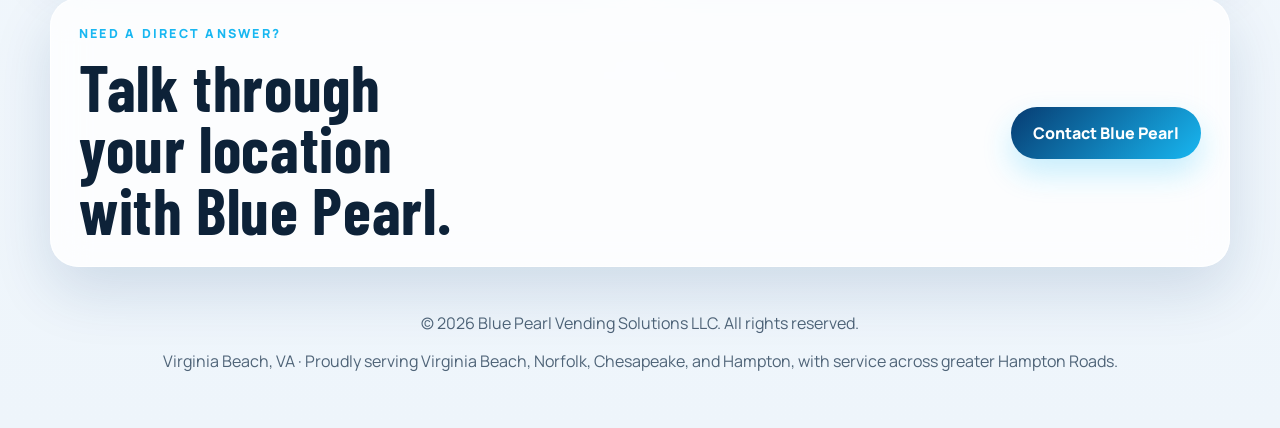
<file: faqs.html>
<!DOCTYPE html>
<html lang="en">
<head>
  <!-- Google tag (gtag.js) -->
  <script async src="https://www.googletagmanager.com/gtag/js?id=G-F6CY948NH0"></script>
  <script>
    window.dataLayer = window.dataLayer || [];
    function gtag(){dataLayer.push(arguments);}
    gtag('js', new Date());
    gtag('config', 'G-F6CY948NH0');
  </script>
  <meta charset="UTF-8">
  <meta name="viewport" content="width=device-width, initial-scale=1.0">
  <meta name="theme-color" content="#0a2540">
  <title>FAQs | Blue Pearl Vending Solutions LLC</title>
  <meta name="description" content="Answers to common questions about Blue Pearl Vending Solutions LLC, including service areas, placement fit, stocking, customization, and payment options.">
  <link rel="canonical" href="https://bluepearlvending.com/faqs.html">
  <link rel="icon" type="image/png" href="blue-pearl-logo-clean.png">
  <meta property="og:type" content="website">
  <meta property="og:site_name" content="Blue Pearl Vending Solutions LLC">
  <meta property="og:title" content="FAQs | Blue Pearl Vending Solutions LLC">
  <meta property="og:description" content="Common questions about vending machine placement, service, stocking, payment options, and Hampton Roads coverage.">
  <meta property="og:url" content="https://bluepearlvending.com/faqs.html">
  <meta property="og:image" content="https://bluepearlvending.com/hero-warehouse.png">
  <meta property="og:image:alt" content="Blue Pearl Vending machine in a warehouse break area">
  <meta name="twitter:card" content="summary_large_image">
  <meta name="twitter:title" content="FAQs | Blue Pearl Vending Solutions LLC">
  <meta name="twitter:description" content="Common questions before placing a vending machine with Blue Pearl.">
  <meta name="twitter:image" content="https://bluepearlvending.com/hero-warehouse.png">
  <link rel="preconnect" href="https://fonts.googleapis.com">
  <link rel="preconnect" href="https://fonts.gstatic.com" crossorigin>
  <link href="https://fonts.googleapis.com/css2?family=Barlow+Condensed:wght@500;700&family=Manrope:wght@400;500;700;800&display=swap" rel="stylesheet">
  <link rel="stylesheet" href="styles.css">

  <script type="application/ld+json">
  {
    "@context": "https://schema.org",
    "@type": "FAQPage",
    "mainEntity": [
      {
        "@type": "Question",
        "name": "What locations are a good fit?",
        "acceptedAnswer": {
          "@type": "Answer",
          "text": "Warehouses, offices, apartment communities, coworking spaces, gyms, and commercial properties with consistent traffic are usually the best fit."
        }
      },
      {
        "@type": "Question",
        "name": "Do you handle all stocking and service?",
        "acceptedAnswer": {
          "@type": "Answer",
          "text": "Yes. Blue Pearl handles placement, restocking, servicing, and adjustments to the product mix over time."
        }
      },
      {
        "@type": "Question",
        "name": "Can the machine accept cards and mobile payments?",
        "acceptedAnswer": {
          "@type": "Answer",
          "text": "Yes. Cashless payment is part of the service because it improves convenience and daily usage."
        }
      },
      {
        "@type": "Question",
        "name": "Can the product selection be customized?",
        "acceptedAnswer": {
          "@type": "Answer",
          "text": "Yes. The mix can be tailored around the location, audience, and what actually sells on-site."
        }
      },
      {
        "@type": "Question",
        "name": "Which areas do you serve?",
        "acceptedAnswer": {
          "@type": "Answer",
          "text": "Blue Pearl is focused on Virginia Beach, Norfolk, Chesapeake, and Hampton, with service across the greater Hampton Roads area."
        }
      },
      {
        "@type": "Question",
        "name": "How do we start the process?",
        "acceptedAnswer": {
          "@type": "Answer",
          "text": "Reach out through the contact page with the site type, city, and approximate number of users. Blue Pearl can then review whether the location is a strong fit."
        }
      }
    ]
  }
  </script>
</head>
<body>
  <div class="page-shell">
    <header class="site-header">
      <a class="brand" href="index.html" aria-label="Blue Pearl Vending Solutions LLC home">
        <img class="brand-logo" src="blue-pearl-logo-clean.png" alt="Blue Pearl Vending Solutions LLC logo">
        <span class="brand-text">
          <strong>Blue Pearl Vending Solutions LLC</strong>
          <span>Serving Virginia Beach, Norfolk, Chesapeake &amp; Hampton</span>
        </span>
      </a>
      <button class="nav-toggle" type="button" aria-expanded="false" aria-label="Toggle navigation">
        <span></span>
        <span></span>
        <span></span>
      </button>
      <nav class="site-nav">
        <a href="index.html">Home</a>
        <a href="services.html">Services</a>
        <a href="locations-we-serve.html">Locations We Serve</a>
        <a href="about.html">About</a>
        <a href="faqs.html">FAQs</a>
        <a href="contact.html">Contact</a>
      </nav>

      <a class="header-phone" href="tel:+17572510652" aria-label="Call Blue Pearl Vending">
        <span class="header-phone-label">Call</span> (757) 251-0652
      </a>
    </header>

    <main>
      <section class="page-hero">
        <div class="page-hero-card">
          <p class="eyebrow">FAQs</p>
          <h1>Common questions before placing a vending machine.</h1>
          <p>
            Most questions come down to fit, service, and communication. This page answers the basics
            so property and operations teams can evaluate whether Blue Pearl is the right local partner.
          </p>
        </div>
      </section>

      <section class="section faq-section">
        <div class="faq-grid">
          <article class="faq-card">
            <h3>What locations are a good fit?</h3>
            <p>Warehouses, offices, apartment communities, coworking spaces, gyms, and commercial properties with consistent traffic are usually the best fit.</p>
          </article>
          <article class="faq-card">
            <h3>Do you handle all stocking and service?</h3>
            <p>Yes. Blue Pearl handles placement, restocking, servicing, and adjustments to the product mix over time.</p>
          </article>
          <article class="faq-card">
            <h3>Can the machine accept cards and mobile payments?</h3>
            <p>Yes. Cashless payment is part of the service because it improves convenience and daily usage.</p>
          </article>
          <article class="faq-card">
            <h3>Can the product selection be customized?</h3>
            <p>Yes. The mix can be tailored around the location, audience, and what actually sells on-site.</p>
          </article>
          <article class="faq-card">
            <h3>Which areas do you serve?</h3>
            <p>Blue Pearl is focused on Virginia Beach, Norfolk, Chesapeake, and Hampton, with service across the greater Hampton Roads area.</p>
          </article>
          <article class="faq-card">
            <h3>How do we start the process?</h3>
            <p>Reach out through the contact page with the site type, city, and approximate number of users. Blue Pearl can then review whether the location is a strong fit.</p>
          </article>
        </div>
      </section>

      <section class="section cta-band">
        <div>
          <p class="eyebrow">Need a direct answer?</p>
          <h2>Talk through your location with Blue Pearl.</h2>
        </div>
        <a class="button button-primary" href="contact.html">Contact Blue Pearl</a>
      </section>
    </main>

    <footer class="site-footer">
      <p>&copy; <span id="year"></span> Blue Pearl Vending Solutions LLC. All rights reserved.</p>
      <p>Virginia Beach, VA &middot; Proudly serving Virginia Beach, Norfolk, Chesapeake, and Hampton, with service across greater Hampton Roads.</p>
    </footer>
  </div>

  <div class="mobile-cta">
    <a class="button button-secondary" href="tel:+17572510652">Call/Text</a>
    <a class="button button-primary" href="quote.html" data-quote-cta="mobile_sticky">Get Review</a>
  </div>

  <script src="script.js"></script>
</body>
</html>
</file>
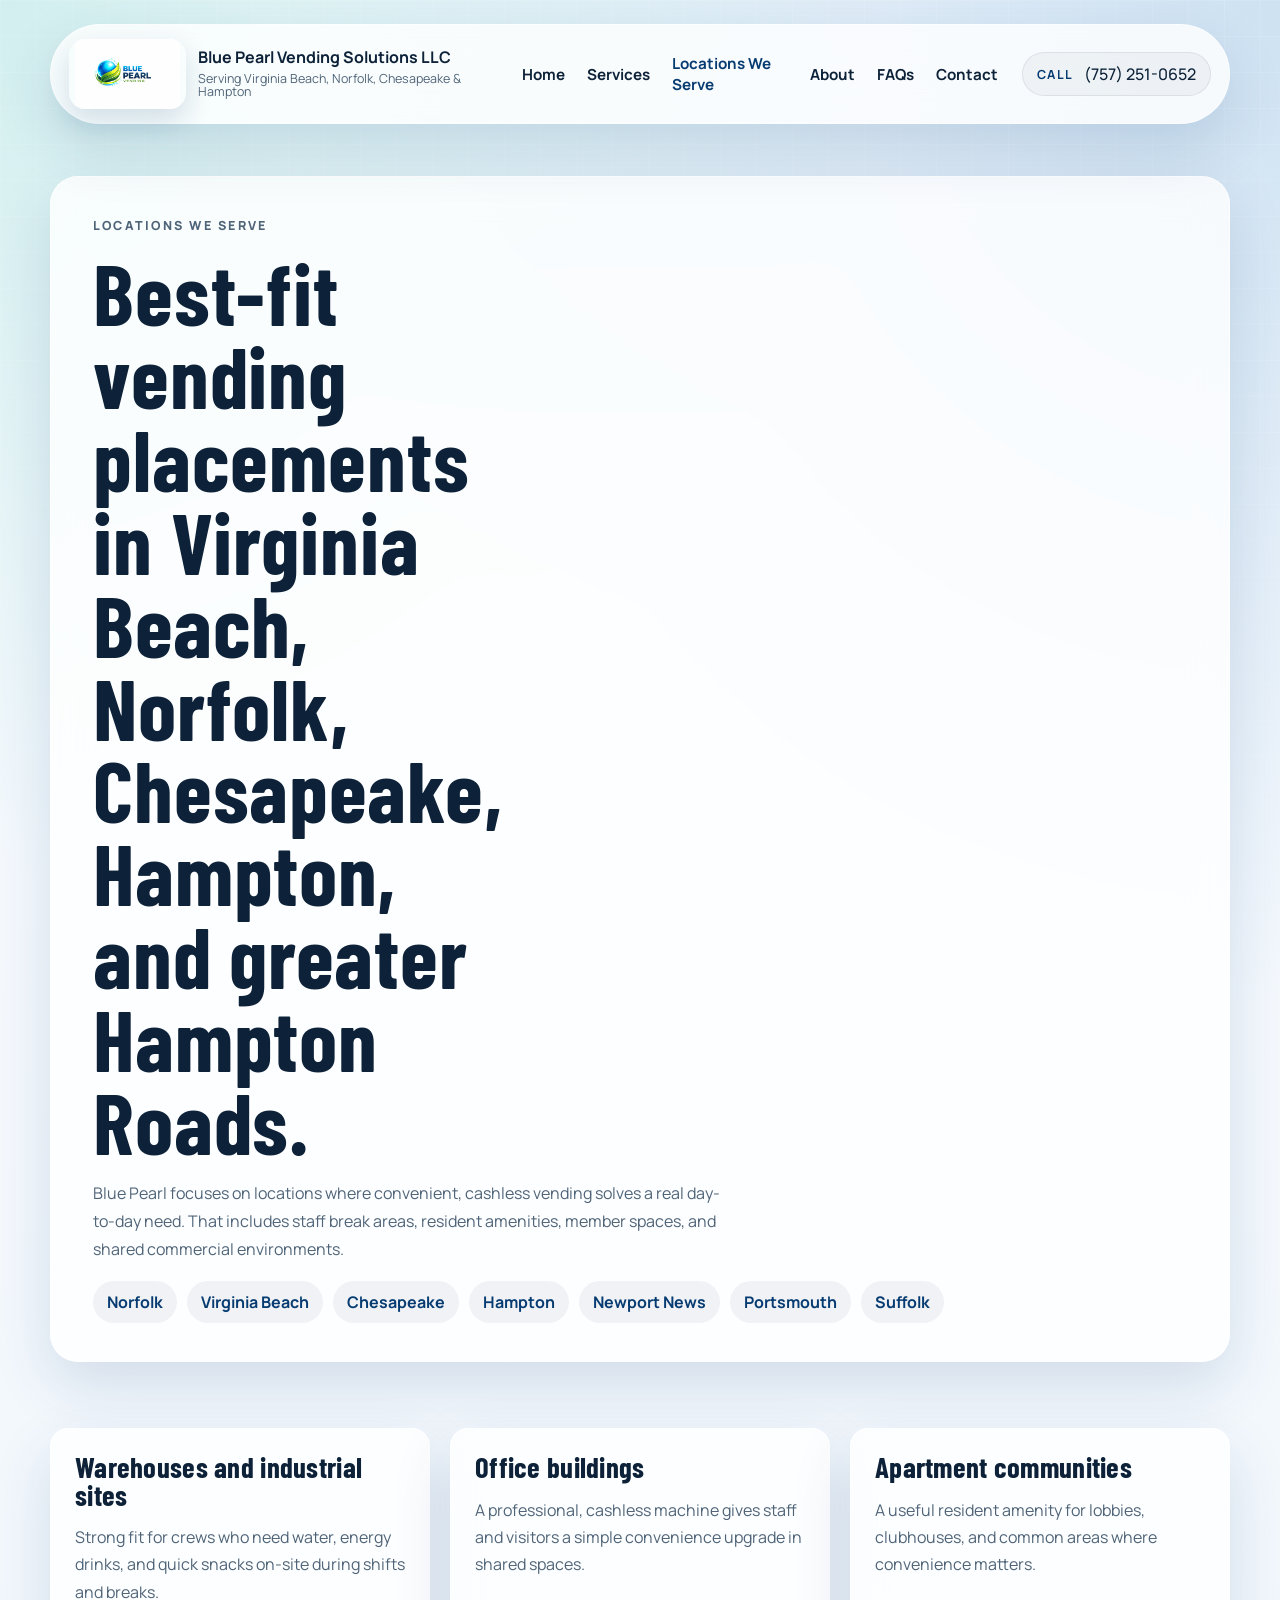
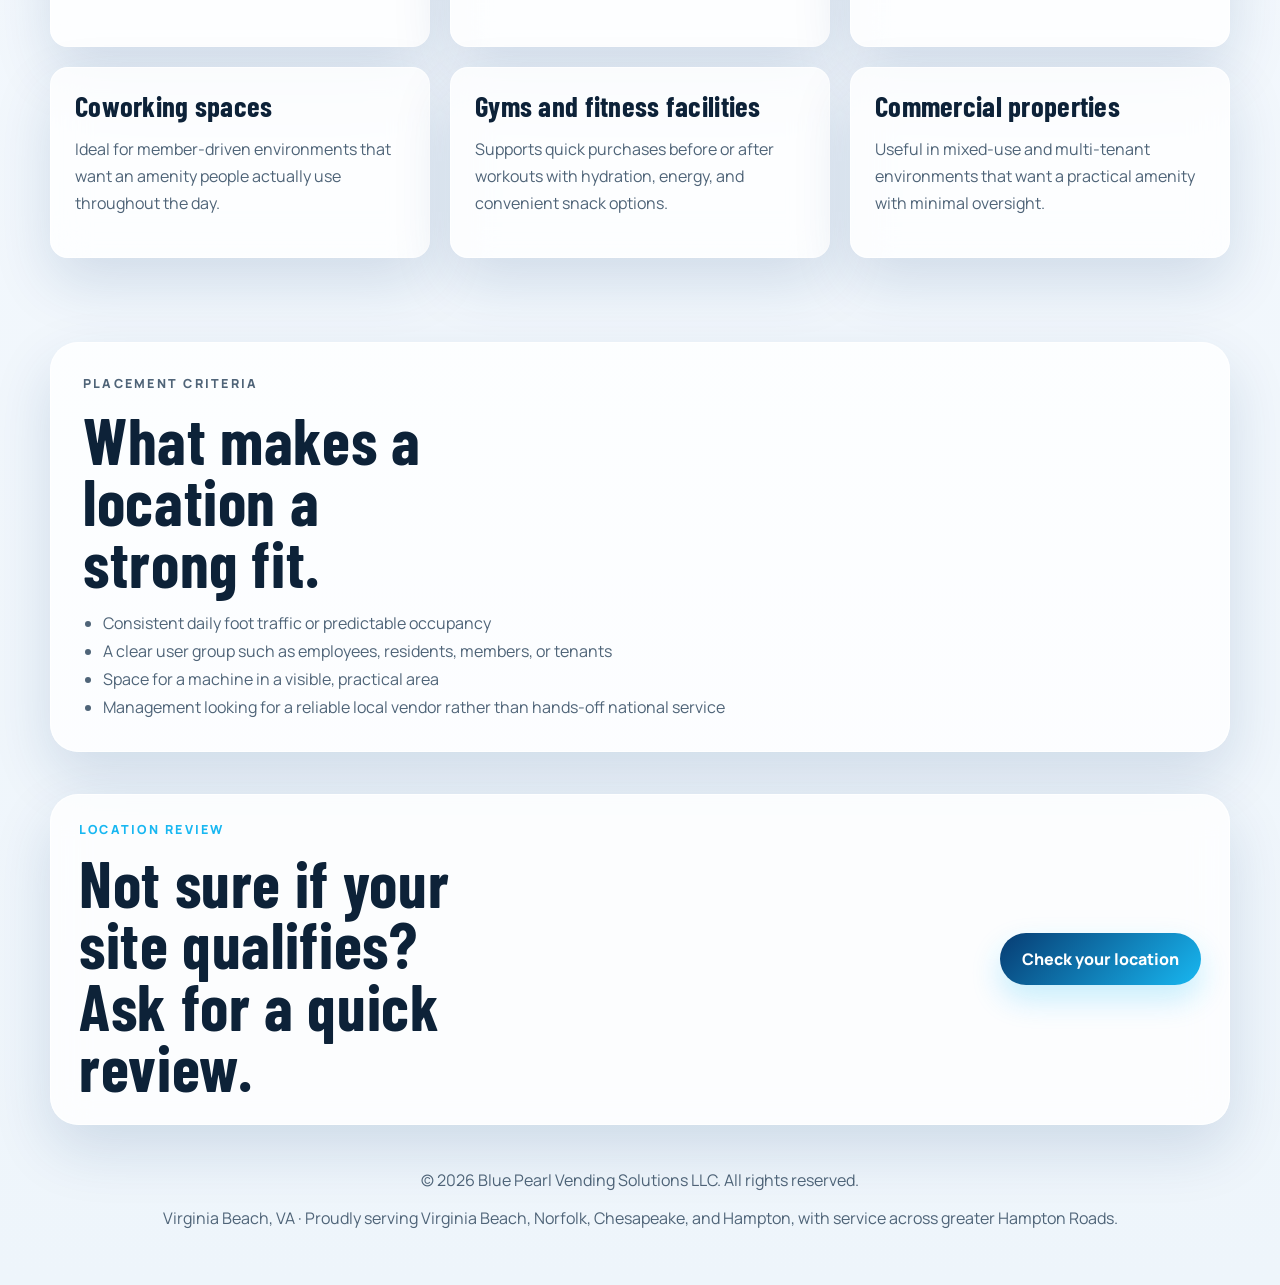
<file: locations-we-serve.html>
<!DOCTYPE html>
<html lang="en">
<head>
  <!-- Google tag (gtag.js) -->
  <script async src="https://www.googletagmanager.com/gtag/js?id=G-F6CY948NH0"></script>
  <script>
    window.dataLayer = window.dataLayer || [];
    function gtag(){dataLayer.push(arguments);}
    gtag('js', new Date());
    gtag('config', 'G-F6CY948NH0');
  </script>
  <meta charset="UTF-8">
  <meta name="viewport" content="width=device-width, initial-scale=1.0">
  <meta name="theme-color" content="#0a2540">
  <title>Locations We Serve | Blue Pearl Vending Solutions LLC</title>
  <meta name="description" content="Blue Pearl Vending Solutions LLC serves warehouses, offices, apartment communities, coworking spaces, gyms, and commercial properties across Hampton Roads, Virginia.">
  <link rel="canonical" href="https://bluepearlvending.com/locations-we-serve.html">
  <link rel="icon" type="image/png" href="blue-pearl-logo-clean.png">
  <meta property="og:type" content="website">
  <meta property="og:site_name" content="Blue Pearl Vending Solutions LLC">
  <meta property="og:title" content="Locations We Serve | Blue Pearl Vending Solutions LLC">
  <meta property="og:description" content="Serving warehouses, offices, apartment communities, coworking spaces, gyms, and commercial properties across Hampton Roads, Virginia.">
  <meta property="og:url" content="https://bluepearlvending.com/locations-we-serve.html">
  <meta property="og:image" content="https://bluepearlvending.com/machine-lobby.png">
  <meta property="og:image:alt" content="Blue Pearl Vending machine in a bright lobby">
  <meta name="twitter:card" content="summary_large_image">
  <meta name="twitter:title" content="Locations We Serve | Blue Pearl Vending Solutions LLC">
  <meta name="twitter:description" content="Best-fit vending placements across Hampton Roads.">
  <meta name="twitter:image" content="https://bluepearlvending.com/machine-lobby.png">
  <link rel="preconnect" href="https://fonts.googleapis.com">
  <link rel="preconnect" href="https://fonts.gstatic.com" crossorigin>
  <link href="https://fonts.googleapis.com/css2?family=Barlow+Condensed:wght@500;700&family=Manrope:wght@400;500;700;800&display=swap" rel="stylesheet">
  <link rel="stylesheet" href="styles.css">
</head>
<body>
  <div class="page-shell">
    <header class="site-header">
      <a class="brand" href="index.html" aria-label="Blue Pearl Vending Solutions LLC home">
        <img class="brand-logo" src="blue-pearl-logo-clean.png" alt="Blue Pearl Vending Solutions LLC logo">
        <span class="brand-text">
          <strong>Blue Pearl Vending Solutions LLC</strong>
          <span>Serving Virginia Beach, Norfolk, Chesapeake &amp; Hampton</span>
        </span>
      </a>
      <button class="nav-toggle" type="button" aria-expanded="false" aria-label="Toggle navigation">
        <span></span>
        <span></span>
        <span></span>
      </button>
      <nav class="site-nav">
        <a href="index.html">Home</a>
        <a href="services.html">Services</a>
        <a href="locations-we-serve.html">Locations We Serve</a>
        <a href="about.html">About</a>
        <a href="faqs.html">FAQs</a>
        <a href="contact.html">Contact</a>
      </nav>

      <a class="header-phone" href="tel:+17572510652" aria-label="Call Blue Pearl Vending">
        <span class="header-phone-label">Call</span> (757) 251-0652
      </a>
    </header>

    <main>
      <section class="page-hero">
        <div class="page-hero-card">
          <p class="eyebrow">Locations We Serve</p>
          <h1>Best-fit vending placements in Virginia Beach, Norfolk, Chesapeake, Hampton, and greater Hampton Roads.</h1>
          <p>
            Blue Pearl focuses on locations where convenient, cashless vending solves a real day-to-day need.
            That includes staff break areas, resident amenities, member spaces, and shared commercial environments.
          </p>
          <div class="service-area-list">
            <span>Norfolk</span>
            <span>Virginia Beach</span>
            <span>Chesapeake</span>
            <span>Hampton</span>
            <span>Newport News</span>
            <span>Portsmouth</span>
            <span>Suffolk</span>
          </div>
        </div>
      </section>

      <section class="section">
        <div class="audience-grid audience-grid-extended">
          <article class="audience-card">
            <h3>Warehouses and industrial sites</h3>
            <p>Strong fit for crews who need water, energy drinks, and quick snacks on-site during shifts and breaks.</p>
          </article>
          <article class="audience-card">
            <h3>Office buildings</h3>
            <p>A professional, cashless machine gives staff and visitors a simple convenience upgrade in shared spaces.</p>
          </article>
          <article class="audience-card">
            <h3>Apartment communities</h3>
            <p>A useful resident amenity for lobbies, clubhouses, and common areas where convenience matters.</p>
          </article>
          <article class="audience-card">
            <h3>Coworking spaces</h3>
            <p>Ideal for member-driven environments that want an amenity people actually use throughout the day.</p>
          </article>
          <article class="audience-card">
            <h3>Gyms and fitness facilities</h3>
            <p>Supports quick purchases before or after workouts with hydration, energy, and convenient snack options.</p>
          </article>
          <article class="audience-card">
            <h3>Commercial properties</h3>
            <p>Useful in mixed-use and multi-tenant environments that want a practical amenity with minimal oversight.</p>
          </article>
        </div>
      </section>

      <section class="section">
        <div class="text-panel">
          <p class="eyebrow">Placement criteria</p>
          <h2>What makes a location a strong fit.</h2>
          <ul>
            <li>Consistent daily foot traffic or predictable occupancy</li>
            <li>A clear user group such as employees, residents, members, or tenants</li>
            <li>Space for a machine in a visible, practical area</li>
            <li>Management looking for a reliable local vendor rather than hands-off national service</li>
          </ul>
        </div>
      </section>

      <section class="section cta-band">
        <div>
          <p class="eyebrow">Location Review</p>
          <h2>Not sure if your site qualifies? Ask for a quick review.</h2>
        </div>
        <a class="button button-primary" href="contact.html">Check your location</a>
      </section>
    </main>

    <footer class="site-footer">
      <p>&copy; <span id="year"></span> Blue Pearl Vending Solutions LLC. All rights reserved.</p>
      <p>Virginia Beach, VA &middot; Proudly serving Virginia Beach, Norfolk, Chesapeake, and Hampton, with service across greater Hampton Roads.</p>
    </footer>
  </div>

  <div class="mobile-cta">
    <a class="button button-secondary" href="tel:+17572510652">Call/Text</a>
    <a class="button button-primary" href="quote.html" data-quote-cta="mobile_sticky">Get Review</a>
  </div>

  <script src="script.js"></script>
</body>
</html>
</file>
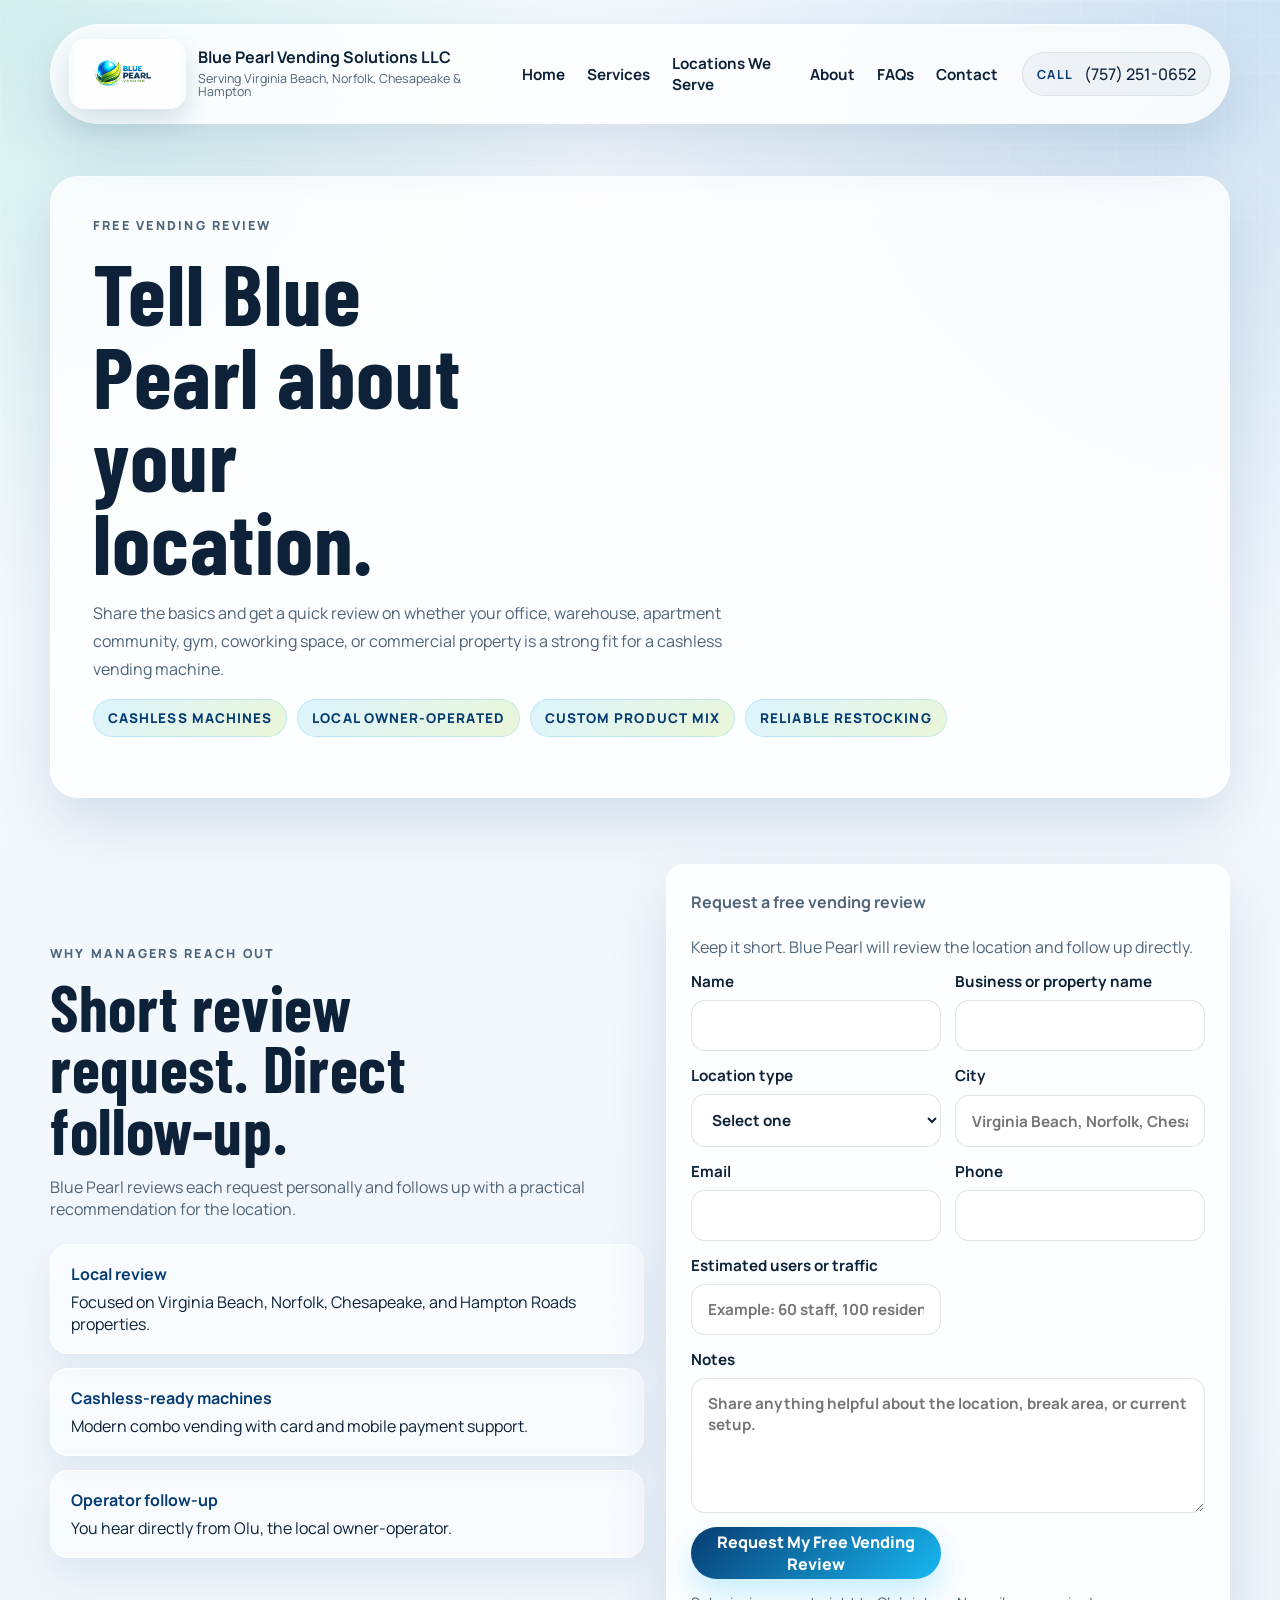
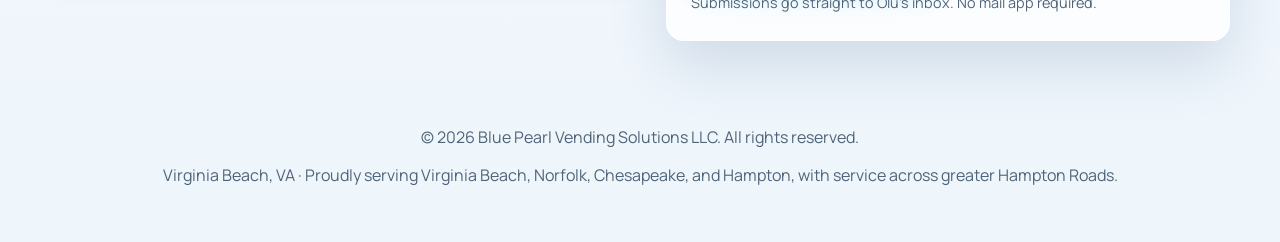
<file: quote.html>
<!DOCTYPE html>
<html lang="en">
<head>
  <!-- Google tag (gtag.js) -->
  <script async src="https://www.googletagmanager.com/gtag/js?id=G-F6CY948NH0"></script>
  <script>
    window.dataLayer = window.dataLayer || [];
    function gtag(){dataLayer.push(arguments);}
    gtag('js', new Date());
    gtag('config', 'G-F6CY948NH0');
  </script>
  <meta charset="UTF-8">
  <meta name="viewport" content="width=device-width, initial-scale=1.0">
  <meta name="theme-color" content="#0a2540">
  <title>Request a Free Vending Review | Blue Pearl Vending Solutions LLC</title>
  <meta name="description" content="Request a free vending review for your Virginia Beach, Norfolk, Chesapeake, or Hampton Roads property.">
  <link rel="canonical" href="https://bluepearlvending.com/quote.html">
  <link rel="icon" type="image/png" href="blue-pearl-logo-clean.png">
  <meta property="og:type" content="website">
  <meta property="og:site_name" content="Blue Pearl Vending Solutions LLC">
  <meta property="og:title" content="Request a Free Vending Review | Blue Pearl Vending Solutions LLC">
  <meta property="og:description" content="Short review request form for Virginia Beach, Norfolk, Chesapeake, and Hampton Roads vending locations.">
  <meta property="og:url" content="https://bluepearlvending.com/quote.html">
  <meta property="og:image" content="https://bluepearlvending.com/machine-stocked-front.jpg">
  <meta property="og:image:alt" content="Blue Pearl vending machine ready for a workplace or property in Hampton Roads">
  <meta name="twitter:card" content="summary_large_image">
  <meta name="twitter:title" content="Request a Free Vending Review | Blue Pearl Vending Solutions LLC">
  <meta name="twitter:description" content="Request a short vending review for your workplace or property.">
  <meta name="twitter:image" content="https://bluepearlvending.com/machine-stocked-front.jpg">
  <link rel="preconnect" href="https://fonts.googleapis.com">
  <link rel="preconnect" href="https://fonts.gstatic.com" crossorigin>
  <link href="https://fonts.googleapis.com/css2?family=Barlow+Condensed:wght@500;700&family=Manrope:wght@400;500;700;800&display=swap" rel="stylesheet">
  <link rel="stylesheet" href="styles.css">
</head>
<body>
  <div class="page-shell">
    <header class="site-header">
      <a class="brand" href="index.html" aria-label="Blue Pearl Vending Solutions LLC home">
        <img class="brand-logo" src="blue-pearl-logo-clean.png" alt="Blue Pearl Vending Solutions LLC logo">
        <span class="brand-text">
          <strong>Blue Pearl Vending Solutions LLC</strong>
          <span>Serving Virginia Beach, Norfolk, Chesapeake &amp; Hampton</span>
        </span>
      </a>
      <button class="nav-toggle" type="button" aria-expanded="false" aria-label="Toggle navigation">
        <span></span>
        <span></span>
        <span></span>
      </button>
      <nav class="site-nav">
        <a href="index.html">Home</a>
        <a href="services.html">Services</a>
        <a href="locations-we-serve.html">Locations We Serve</a>
        <a href="about.html">About</a>
        <a href="faqs.html">FAQs</a>
        <a href="contact.html">Contact</a>
      </nav>
      <a class="header-phone" href="tel:+17572510652" aria-label="Call Blue Pearl Vending">
        <span class="header-phone-label">Call</span> (757) 251-0652
      </a>
    </header>

    <main>
      <section class="page-hero">
        <div class="page-hero-card">
          <p class="eyebrow">Free vending review</p>
          <h1>Tell Blue Pearl about your location.</h1>
          <p>
            Share the basics and get a quick review on whether your office, warehouse, apartment community,
            gym, coworking space, or commercial property is a strong fit for a cashless vending machine.
          </p>
          <div class="brand-ribbon" aria-label="Blue Pearl trust points">
            <span>Cashless Machines</span>
            <span>Local Owner-Operated</span>
            <span>Custom Product Mix</span>
            <span>Reliable Restocking</span>
          </div>
        </div>
      </section>

      <section class="section contact-section">
        <div class="contact-copy">
          <p class="eyebrow">Why managers reach out</p>
          <h2>Short review request. Direct follow-up.</h2>
          <p>Blue Pearl reviews each request personally and follows up with a practical recommendation for the location.</p>
          <div class="contact-points">
            <article>
              <strong>Local review</strong>
              <span>Focused on Virginia Beach, Norfolk, Chesapeake, and Hampton Roads properties.</span>
            </article>
            <article>
              <strong>Cashless-ready machines</strong>
              <span>Modern combo vending with card and mobile payment support.</span>
            </article>
            <article>
              <strong>Operator follow-up</strong>
              <span>You hear directly from Olu, the local owner-operator.</span>
            </article>
          </div>
        </div>
        <div class="contact-card">
          <p class="form-intro"><strong>Request a free vending review</strong></p>
          <p class="form-helper">Keep it short. Blue Pearl will review the location and follow up directly.</p>
          <form class="lead-form" id="lead-form" action="https://formspree.io/f/xwvabqed" method="POST" accept-charset="UTF-8">
            <input type="hidden" name="_subject" value="New Blue Pearl vending review request">
            <input type="hidden" name="_format" value="plain">
            <input type="hidden" name="_next" value="https://bluepearlvending.com/thank-you.html">
            <input type="text" name="_gotcha" style="display:none !important" tabindex="-1" autocomplete="off">
            <label for="quote-name">
              Name
              <input id="quote-name" type="text" name="name" autocomplete="name" required>
            </label>
            <label for="quote-company">
              Business or property name
              <input id="quote-company" type="text" name="company" autocomplete="organization">
            </label>
            <label for="quote-location-type">
              Location type
              <select id="quote-location-type" name="location_type" required>
                <option value="">Select one</option>
                <option>Warehouse or industrial</option>
                <option>Office</option>
                <option>Apartment community</option>
                <option>Coworking space</option>
                <option>Gym or fitness facility</option>
                <option>Commercial property</option>
                <option>Other</option>
              </select>
            </label>
            <label for="quote-city">
              City
              <input id="quote-city" type="text" name="city" autocomplete="address-level2" required placeholder="Virginia Beach, Norfolk, Chesapeake, Hampton...">
            </label>
            <label for="quote-email">
              Email
              <input id="quote-email" type="email" name="email" autocomplete="email" required>
            </label>
            <label for="quote-phone">
              Phone
              <input id="quote-phone" type="tel" name="phone" autocomplete="tel">
            </label>
            <label for="quote-traffic">
              Estimated users or traffic
              <input id="quote-traffic" type="text" name="estimated_users" placeholder="Example: 60 staff, 100 residents, or 150 daily users">
            </label>
            <label class="field-full" for="quote-notes">
              Notes
              <textarea id="quote-notes" name="notes" rows="5" placeholder="Share anything helpful about the location, break area, or current setup."></textarea>
            </label>
            <button class="button button-primary button-full" type="submit">Request My Free Vending Review</button>
            <p class="form-note">Submissions go straight to Olu's inbox. No mail app required.</p>
          </form>
        </div>
      </section>
    </main>

    <footer class="site-footer">
      <p>&copy; <span id="year"></span> Blue Pearl Vending Solutions LLC. All rights reserved.</p>
      <p>Virginia Beach, VA &middot; Proudly serving Virginia Beach, Norfolk, Chesapeake, and Hampton, with service across greater Hampton Roads.</p>
    </footer>
  </div>

  <div class="mobile-cta">
    <a class="button button-secondary" href="tel:+17572510652">Call/Text</a>
    <a class="button button-primary" href="#lead-form" data-quote-cta="mobile_sticky">Get Review</a>
  </div>

  <script src="script.js"></script>
</body>
</html>
</file>
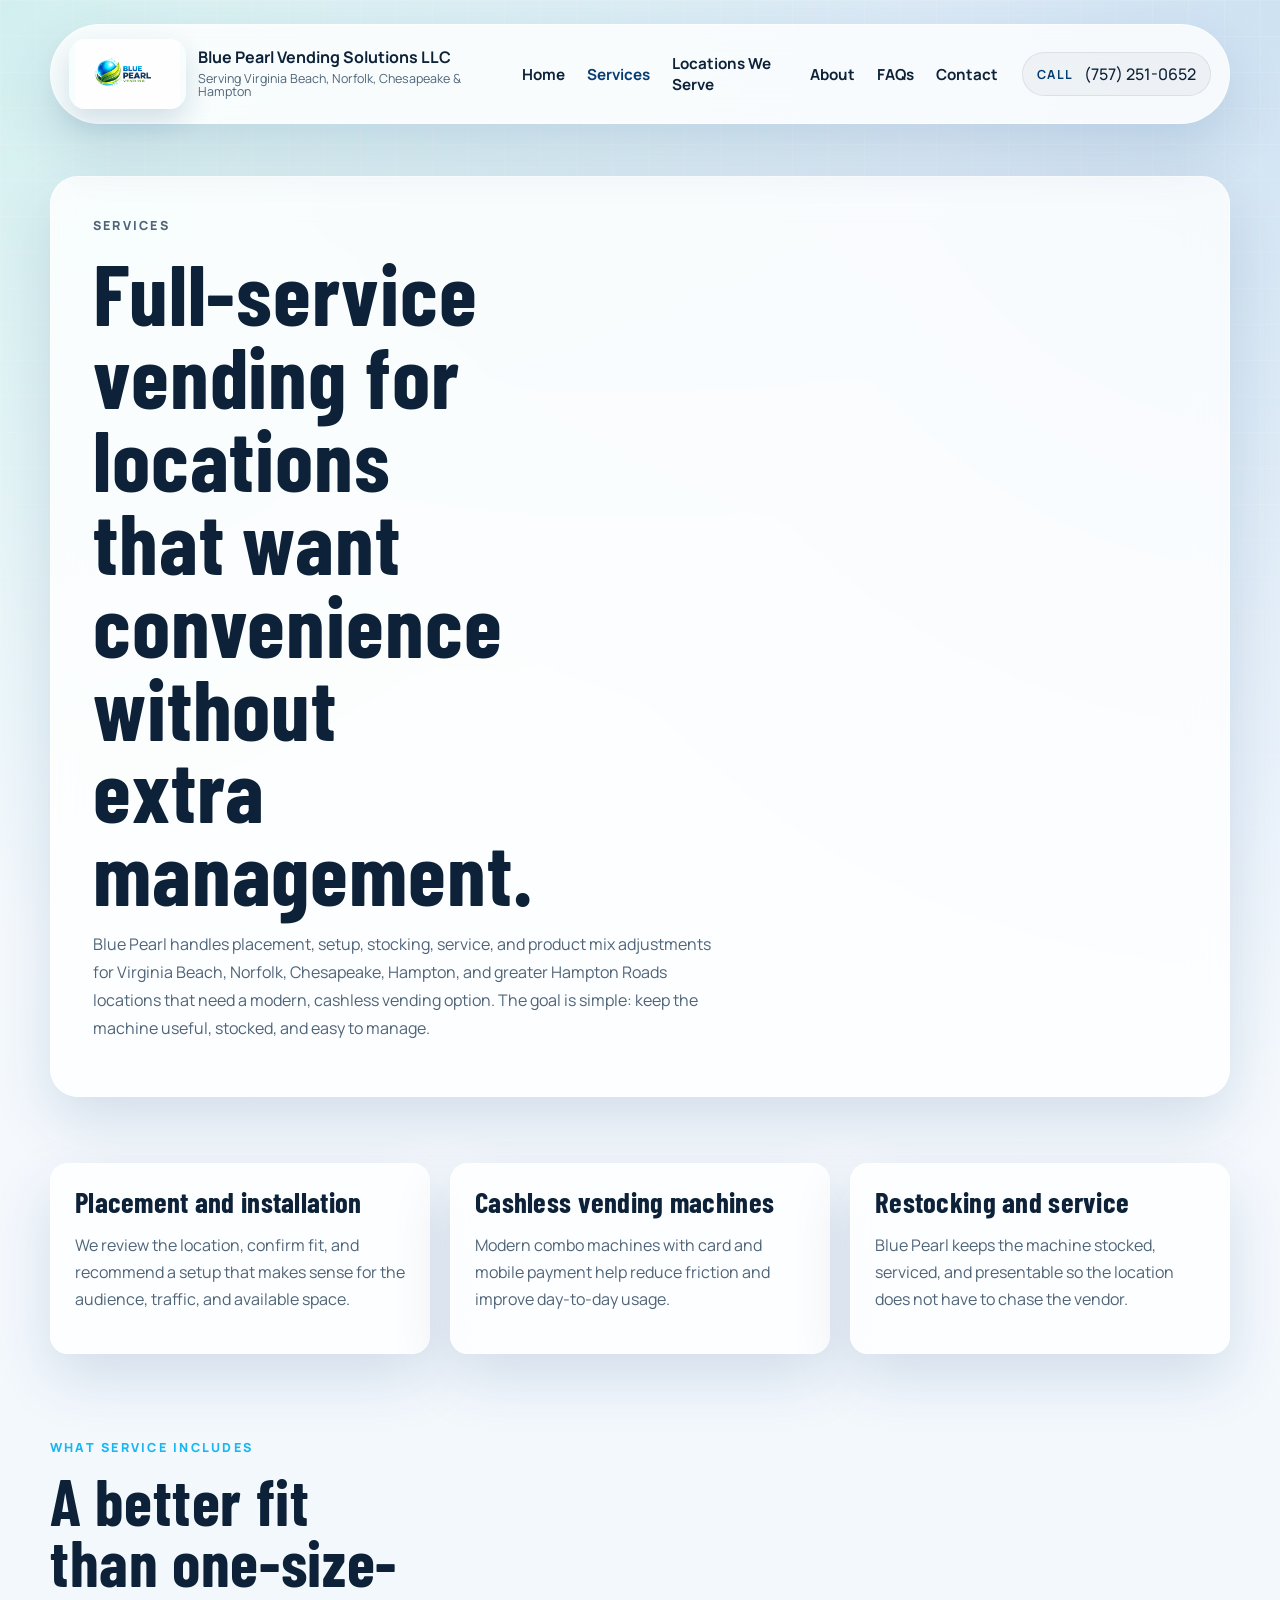
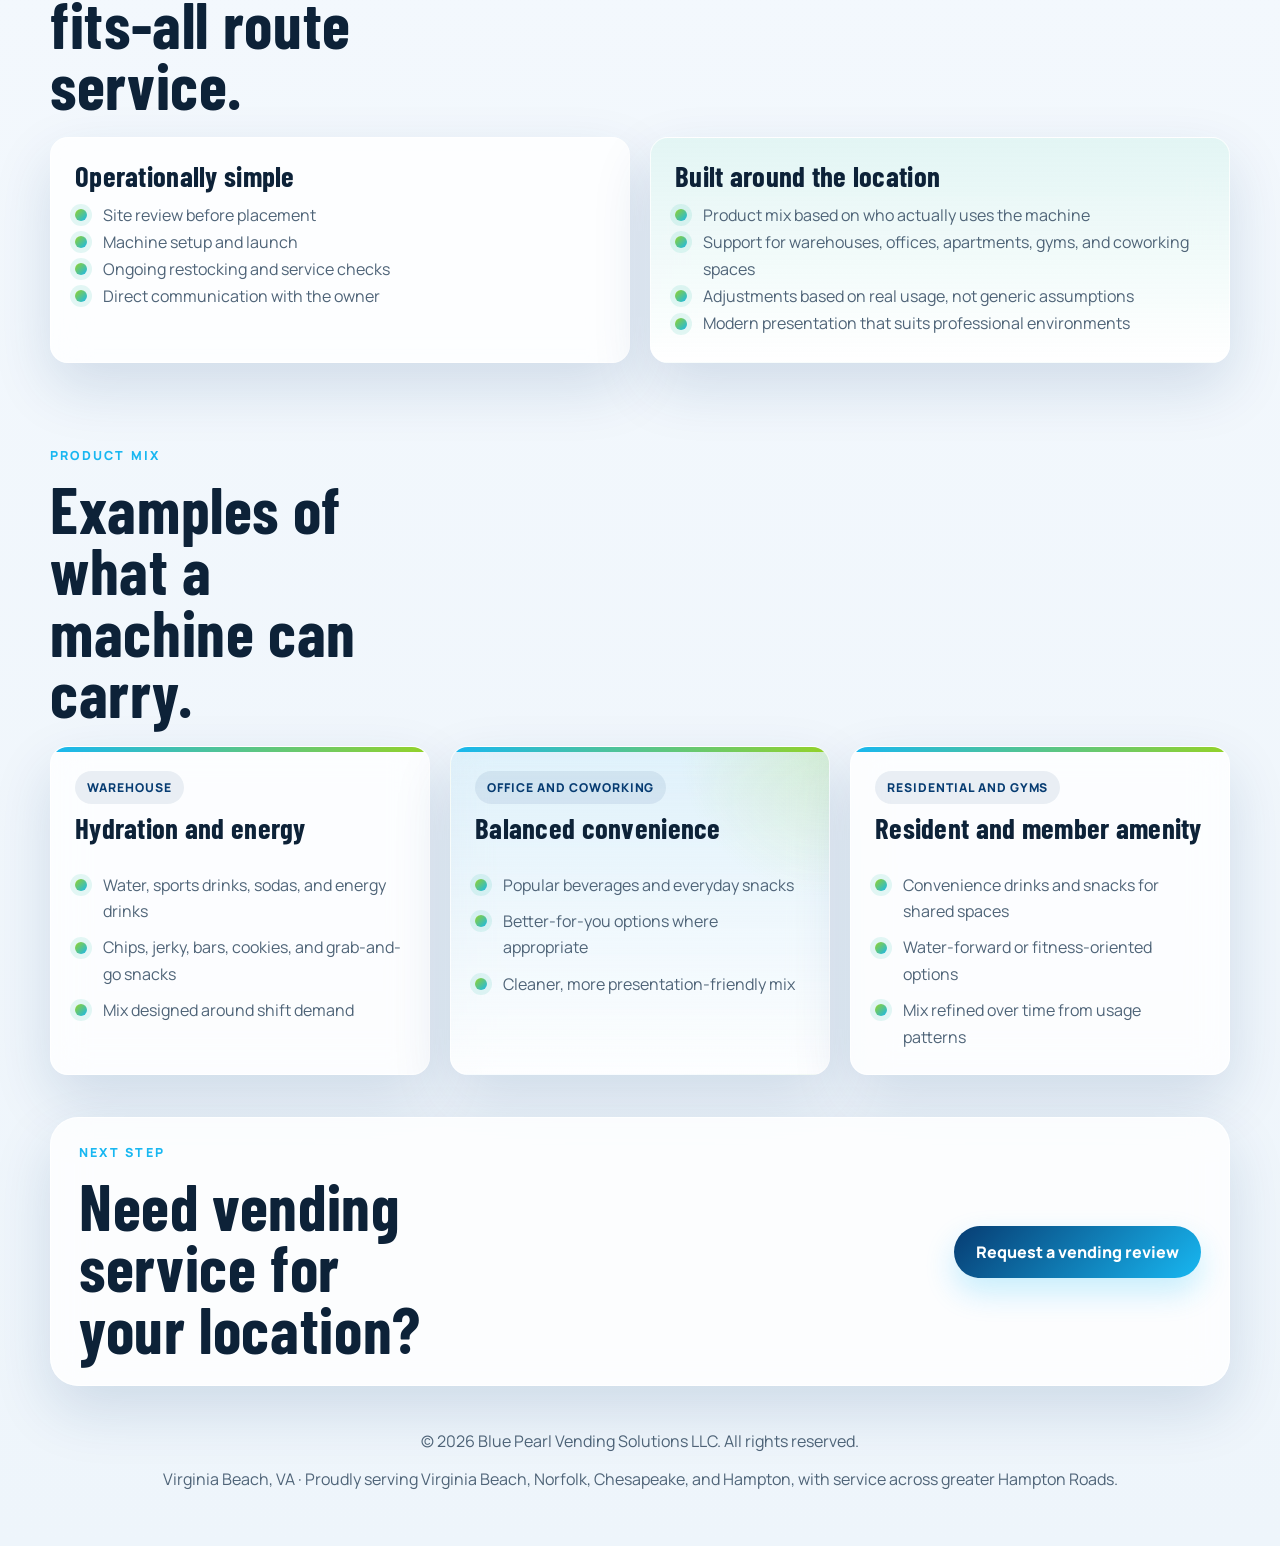
<file: services.html>
<!DOCTYPE html>
<html lang="en">
<head>
  <!-- Google tag (gtag.js) -->
  <script async src="https://www.googletagmanager.com/gtag/js?id=G-F6CY948NH0"></script>
  <script>
    window.dataLayer = window.dataLayer || [];
    function gtag(){dataLayer.push(arguments);}
    gtag('js', new Date());
    gtag('config', 'G-F6CY948NH0');
  </script>
  <meta charset="UTF-8">
  <meta name="viewport" content="width=device-width, initial-scale=1.0">
  <meta name="theme-color" content="#0a2540">
  <title>Vending Services | Blue Pearl Vending Solutions LLC</title>
  <meta name="description" content="Full-service vending machine placement, restocking, cashless payment, and customized product mix for Hampton Roads businesses and properties.">
  <link rel="canonical" href="https://bluepearlvending.com/services.html">
  <link rel="icon" type="image/png" href="blue-pearl-logo-clean.png">
  <meta property="og:type" content="website">
  <meta property="og:site_name" content="Blue Pearl Vending Solutions LLC">
  <meta property="og:title" content="Vending Services | Blue Pearl Vending Solutions LLC">
  <meta property="og:description" content="Full-service vending machine placement, cashless payment, restocking, and custom product mix for Hampton Roads properties and workplaces.">
  <meta property="og:url" content="https://bluepearlvending.com/services.html">
  <meta property="og:image" content="https://bluepearlvending.com/hero-warehouse.png">
  <meta property="og:image:alt" content="Blue Pearl Vending machine in a warehouse break area">
  <meta name="twitter:card" content="summary_large_image">
  <meta name="twitter:title" content="Vending Services | Blue Pearl Vending Solutions LLC">
  <meta name="twitter:description" content="Full-service vending for Hampton Roads businesses and properties.">
  <meta name="twitter:image" content="https://bluepearlvending.com/hero-warehouse.png">
  <link rel="preconnect" href="https://fonts.googleapis.com">
  <link rel="preconnect" href="https://fonts.gstatic.com" crossorigin>
  <link href="https://fonts.googleapis.com/css2?family=Barlow+Condensed:wght@500;700&family=Manrope:wght@400;500;700;800&display=swap" rel="stylesheet">
  <link rel="stylesheet" href="styles.css">
</head>
<body>
  <div class="page-shell">
    <header class="site-header">
      <a class="brand" href="index.html" aria-label="Blue Pearl Vending Solutions LLC home">
        <img class="brand-logo" src="blue-pearl-logo-clean.png" alt="Blue Pearl Vending Solutions LLC logo">
        <span class="brand-text">
          <strong>Blue Pearl Vending Solutions LLC</strong>
          <span>Serving Virginia Beach, Norfolk, Chesapeake &amp; Hampton</span>
        </span>
      </a>
      <button class="nav-toggle" type="button" aria-expanded="false" aria-label="Toggle navigation">
        <span></span>
        <span></span>
        <span></span>
      </button>
      <nav class="site-nav">
        <a href="index.html">Home</a>
        <a href="services.html">Services</a>
        <a href="locations-we-serve.html">Locations We Serve</a>
        <a href="about.html">About</a>
        <a href="faqs.html">FAQs</a>
        <a href="contact.html">Contact</a>
      </nav>

      <a class="header-phone" href="tel:+17572510652" aria-label="Call Blue Pearl Vending">
        <span class="header-phone-label">Call</span> (757) 251-0652
      </a>
    </header>

    <main>
      <section class="page-hero">
        <div class="page-hero-card">
          <p class="eyebrow">Services</p>
          <h1>Full-service vending for locations that want convenience without extra management.</h1>
          <p>
            Blue Pearl handles placement, setup, stocking, service, and product mix adjustments for
            Virginia Beach, Norfolk, Chesapeake, Hampton, and greater Hampton Roads locations that need a modern,
            cashless vending option. The goal is simple: keep the machine useful, stocked, and easy to manage.
          </p>
        </div>
      </section>

      <section class="section">
        <div class="card-grid">
          <article class="info-card">
            <h3>Placement and installation</h3>
            <p>We review the location, confirm fit, and recommend a setup that makes sense for the audience, traffic, and available space.</p>
          </article>
          <article class="info-card">
            <h3>Cashless vending machines</h3>
            <p>Modern combo machines with card and mobile payment help reduce friction and improve day-to-day usage.</p>
          </article>
          <article class="info-card">
            <h3>Restocking and service</h3>
            <p>Blue Pearl keeps the machine stocked, serviced, and presentable so the location does not have to chase the vendor.</p>
          </article>
        </div>
      </section>

      <section class="section">
        <div class="section-heading">
          <p class="eyebrow">What service includes</p>
          <h2>A better fit than one-size-fits-all route service.</h2>
        </div>
        <div class="split-grid">
          <div class="feature-panel">
            <h3>Operationally simple</h3>
            <ul class="check-list">
              <li>Site review before placement</li>
              <li>Machine setup and launch</li>
              <li>Ongoing restocking and service checks</li>
              <li>Direct communication with the owner</li>
            </ul>
          </div>
          <div class="feature-panel accent-panel">
            <h3>Built around the location</h3>
            <ul class="check-list">
              <li>Product mix based on who actually uses the machine</li>
              <li>Support for warehouses, offices, apartments, gyms, and coworking spaces</li>
              <li>Adjustments based on real usage, not generic assumptions</li>
              <li>Modern presentation that suits professional environments</li>
            </ul>
          </div>
        </div>
      </section>

      <section class="section">
        <div class="section-heading">
          <p class="eyebrow">Product mix</p>
          <h2>Examples of what a machine can carry.</h2>
        </div>
        <div class="machine-grid">
          <article class="machine-card">
            <div class="machine-card-top">
              <span class="machine-badge">Warehouse</span>
              <h3>Hydration and energy</h3>
            </div>
            <ul class="machine-list">
              <li>Water, sports drinks, sodas, and energy drinks</li>
              <li>Chips, jerky, bars, cookies, and grab-and-go snacks</li>
              <li>Mix designed around shift demand</li>
            </ul>
          </article>
          <article class="machine-card machine-card-highlight">
            <div class="machine-card-top">
              <span class="machine-badge">Office and coworking</span>
              <h3>Balanced convenience</h3>
            </div>
            <ul class="machine-list">
              <li>Popular beverages and everyday snacks</li>
              <li>Better-for-you options where appropriate</li>
              <li>Cleaner, more presentation-friendly mix</li>
            </ul>
          </article>
          <article class="machine-card">
            <div class="machine-card-top">
              <span class="machine-badge">Residential and gyms</span>
              <h3>Resident and member amenity</h3>
            </div>
            <ul class="machine-list">
              <li>Convenience drinks and snacks for shared spaces</li>
              <li>Water-forward or fitness-oriented options</li>
              <li>Mix refined over time from usage patterns</li>
            </ul>
          </article>
        </div>
      </section>

      <section class="section cta-band">
        <div>
          <p class="eyebrow">Next step</p>
          <h2>Need vending service for your location?</h2>
        </div>
        <a class="button button-primary" href="quote.html" data-quote-cta="services_cta">Request a vending review</a>
      </section>
    </main>

    <footer class="site-footer">
      <p>&copy; <span id="year"></span> Blue Pearl Vending Solutions LLC. All rights reserved.</p>
      <p>Virginia Beach, VA &middot; Proudly serving Virginia Beach, Norfolk, Chesapeake, and Hampton, with service across greater Hampton Roads.</p>
    </footer>
  </div>

  <div class="mobile-cta">
    <a class="button button-secondary" href="tel:+17572510652">Call/Text</a>
    <a class="button button-primary" href="quote.html" data-quote-cta="mobile_sticky">Get Review</a>
  </div>

  <script src="script.js"></script>
</body>
</html>
</file>
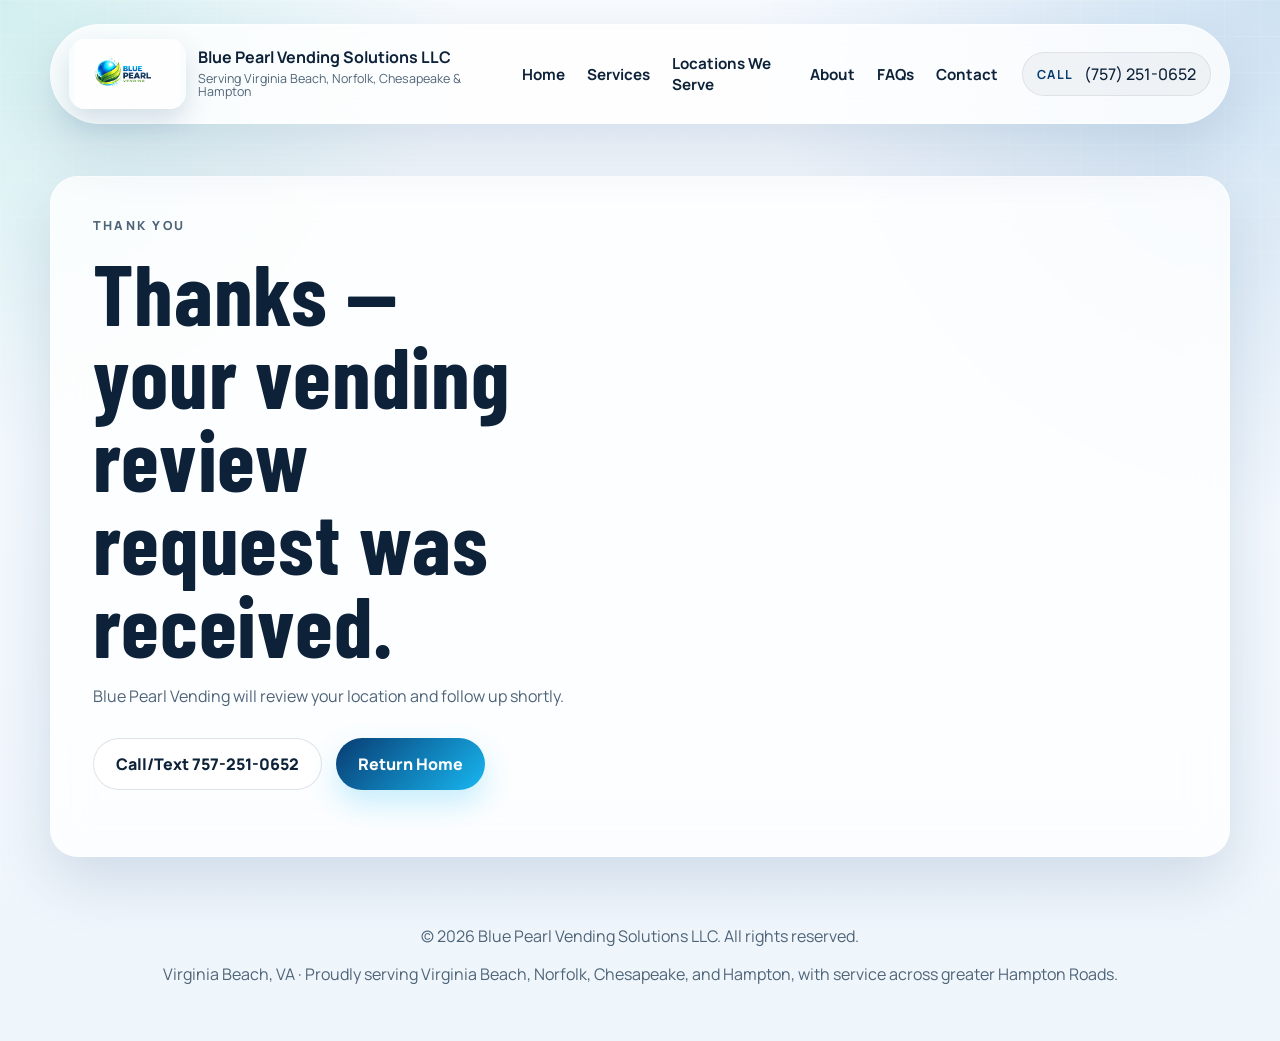
<file: thank-you.html>
<!DOCTYPE html>
<html lang="en">
<head>
  <!-- Google tag (gtag.js) -->
  <script async src="https://www.googletagmanager.com/gtag/js?id=G-F6CY948NH0"></script>
  <script>
    window.dataLayer = window.dataLayer || [];
    function gtag(){dataLayer.push(arguments);}
    gtag('js', new Date());
    gtag('config', 'G-F6CY948NH0');
  </script>
  <meta charset="UTF-8">
  <meta name="viewport" content="width=device-width, initial-scale=1.0">
  <meta name="theme-color" content="#0a2540">
  <title>Thank You | Blue Pearl Vending Solutions LLC</title>
  <meta name="description" content="Thanks for requesting a vending review from Blue Pearl Vending Solutions LLC.">
  <link rel="canonical" href="https://bluepearlvending.com/thank-you.html">
  <link rel="icon" type="image/png" href="blue-pearl-logo-clean.png">
  <meta property="og:type" content="website">
  <meta property="og:site_name" content="Blue Pearl Vending Solutions LLC">
  <meta property="og:title" content="Thank You | Blue Pearl Vending Solutions LLC">
  <meta property="og:description" content="Blue Pearl received your vending review request and will follow up shortly.">
  <meta property="og:url" content="https://bluepearlvending.com/thank-you.html">
  <meta property="og:image" content="https://bluepearlvending.com/machine-stocked-front.jpg">
  <meta property="og:image:alt" content="Blue Pearl vending machine stocked and ready">
  <meta name="twitter:card" content="summary_large_image">
  <meta name="twitter:title" content="Thank You | Blue Pearl Vending Solutions LLC">
  <meta name="twitter:description" content="Blue Pearl received your vending review request.">
  <meta name="twitter:image" content="https://bluepearlvending.com/machine-stocked-front.jpg">
  <link rel="preconnect" href="https://fonts.googleapis.com">
  <link rel="preconnect" href="https://fonts.gstatic.com" crossorigin>
  <link href="https://fonts.googleapis.com/css2?family=Barlow+Condensed:wght@500;700&family=Manrope:wght@400;500;700;800&display=swap" rel="stylesheet">
  <link rel="stylesheet" href="styles.css">
</head>
<body>
  <div class="page-shell">
    <header class="site-header">
      <a class="brand" href="index.html" aria-label="Blue Pearl Vending Solutions LLC home">
        <img class="brand-logo" src="blue-pearl-logo-clean.png" alt="Blue Pearl Vending Solutions LLC logo">
        <span class="brand-text">
          <strong>Blue Pearl Vending Solutions LLC</strong>
          <span>Serving Virginia Beach, Norfolk, Chesapeake &amp; Hampton</span>
        </span>
      </a>
      <button class="nav-toggle" type="button" aria-expanded="false" aria-label="Toggle navigation">
        <span></span>
        <span></span>
        <span></span>
      </button>
      <nav class="site-nav">
        <a href="index.html">Home</a>
        <a href="services.html">Services</a>
        <a href="locations-we-serve.html">Locations We Serve</a>
        <a href="about.html">About</a>
        <a href="faqs.html">FAQs</a>
        <a href="contact.html">Contact</a>
      </nav>
      <a class="header-phone" href="tel:+17572510652" aria-label="Call Blue Pearl Vending">
        <span class="header-phone-label">Call</span> (757) 251-0652
      </a>
    </header>

    <main>
      <section class="page-hero">
        <div class="page-hero-card">
          <p class="eyebrow">Thank you</p>
          <h1>Thanks &mdash; your vending review request was received.</h1>
          <p>Blue Pearl Vending will review your location and follow up shortly.</p>
          <div class="hero-actions">
            <a class="button button-secondary" href="tel:+17572510652">Call/Text 757-251-0652</a>
            <a class="button button-primary" href="index.html">Return Home</a>
          </div>
        </div>
      </section>
    </main>

    <footer class="site-footer">
      <p>&copy; <span id="year"></span> Blue Pearl Vending Solutions LLC. All rights reserved.</p>
      <p>Virginia Beach, VA &middot; Proudly serving Virginia Beach, Norfolk, Chesapeake, and Hampton, with service across greater Hampton Roads.</p>
    </footer>
  </div>

  <div class="mobile-cta">
    <a class="button button-secondary" href="tel:+17572510652">Call/Text</a>
    <a class="button button-primary" href="quote.html" data-quote-cta="mobile_sticky">Get Review</a>
  </div>

  <script src="script.js"></script>
</body>
</html>
</file>
<file: styles.css>
:root {
  --bg: #f5f8fc;
  --surface: rgba(255, 255, 255, 0.8);
  --surface-strong: #ffffff;
  --text: #0d2238;
  --muted: #4f6478;
  --line: rgba(13, 34, 56, 0.12);
  --primary: #18b7f1;
  --primary-deep: #073c72;
  --accent: #94d228;
  --shadow: 0 24px 60px rgba(7, 60, 114, 0.14);
  --radius-lg: 28px;
  --radius-md: 18px;
  --radius-sm: 12px;
  --max-width: 1180px;
}

* {
  box-sizing: border-box;
}

html {
  scroll-behavior: smooth;
}

body {
  margin: 0;
  font-family: "Manrope", sans-serif;
  color: var(--text);
  background:
    radial-gradient(circle at top left, rgba(37, 184, 165, 0.18), transparent 28%),
    radial-gradient(circle at top right, rgba(15, 111, 184, 0.18), transparent 32%),
    linear-gradient(180deg, #f8fbff 0%, #eef5fb 100%);
}

body::before {
  content: "";
  position: fixed;
  inset: 0;
  background-image:
    linear-gradient(rgba(255, 255, 255, 0.32) 1px, transparent 1px),
    linear-gradient(90deg, rgba(255, 255, 255, 0.32) 1px, transparent 1px);
  background-size: 36px 36px;
  pointer-events: none;
  opacity: 0.34;
}

.page-shell {
  position: relative;
  z-index: 1;
  width: min(calc(100% - 32px), var(--max-width));
  margin: 0 auto;
  padding: 24px 0 40px;
}

.site-header {
  display: flex;
  align-items: center;
  justify-content: space-between;
  gap: 24px;
  padding: 14px 18px;
  position: sticky;
  top: 16px;
  z-index: 10;
  background: rgba(255, 255, 255, 0.8);
  backdrop-filter: blur(18px);
  border: 1px solid rgba(255, 255, 255, 0.58);
  border-radius: 999px;
  box-shadow: var(--shadow);
}

.brand {
  display: inline-flex;
  align-items: center;
  gap: 12px;
  min-width: 0;
  color: var(--text);
  text-decoration: none;
}

.brand-logo {
  width: 124px;
  height: 70px;
  object-fit: contain;
  border-radius: 16px;
  box-shadow: 0 12px 28px rgba(7, 60, 114, 0.16);
  animation: floatLogo 6s ease-in-out infinite;
}

.brand-text {
  display: grid;
  line-height: 1.1;
}

.brand-text strong {
  font-size: 1rem;
}

.brand-text span {
  margin-top: 5px;
  font-size: 0.78rem;
  color: var(--muted);
}

.site-nav {
  display: flex;
  align-items: center;
  gap: 22px;
}

.site-nav a {
  color: var(--text);
  text-decoration: none;
  font-weight: 700;
  font-size: 0.95rem;
}

.site-nav a.is-active {
  color: var(--primary-deep);
}

.header-phone {
  display: inline-flex;
  align-items: center;
  gap: 10px;
  color: inherit;
  text-decoration: none;
  font-weight: 500;
  padding: 10px 14px;
  border-radius: 999px;
  background: rgba(13, 34, 56, 0.04);
  border: 1px solid rgba(13, 34, 56, 0.08);
  white-space: nowrap;
}

.header-phone:hover {
  background: rgba(13, 34, 56, 0.06);
}

.header-phone-label {
  font-weight: 700;
  color: var(--primary-deep);
  text-transform: uppercase;
  letter-spacing: 0.12em;
  font-size: 0.78rem;
}

.nav-toggle {
  display: none;
  width: 48px;
  height: 48px;
  border: 0;
  border-radius: 50%;
  background: #eaf3fb;
  cursor: pointer;
}

.nav-toggle span {
  display: block;
  width: 20px;
  height: 2px;
  margin: 4px auto;
  background: var(--text);
  border-radius: 999px;
}

.hero {
  display: grid;
  grid-template-columns: 1.05fr 0.95fr;
  gap: 28px;
  padding: 64px 0 36px;
  align-items: stretch;
}

.page-hero {
  padding: 52px 0 24px;
}

.page-hero-card {
  border-radius: var(--radius-lg);
  padding: 38px 42px;
  background: var(--surface);
  border: 1px solid rgba(255, 255, 255, 0.75);
  backdrop-filter: blur(18px);
  box-shadow: var(--shadow);
}

.page-hero-card p {
  max-width: 64ch;
  color: var(--muted);
  line-height: 1.75;
}

.hero-copy,
.hero-card,
.info-card,
.feature-panel,
.contact-card,
.timeline article,
.audience-card,
.machine-card,
.faq-card,
.proof-list article,
.cta-band {
  background: var(--surface);
  border: 1px solid rgba(255, 255, 255, 0.75);
  backdrop-filter: blur(18px);
  box-shadow: var(--shadow);
}

.hero-copy {
  border-radius: var(--radius-lg);
  padding: 42px;
  position: relative;
  overflow: hidden;
}

.hero-brand-panel {
  position: relative;
  z-index: 1;
  display: inline-flex;
  align-items: center;
  justify-content: center;
  width: min(100%, 340px);
  margin-bottom: 20px;
  padding: 10px 14px;
  border-radius: 22px;
  background: linear-gradient(180deg, rgba(255, 255, 255, 0.94), rgba(233, 241, 248, 0.94));
  border: 1px solid rgba(255, 255, 255, 0.92);
  box-shadow: 0 18px 36px rgba(7, 60, 114, 0.12);
}

.hero-brand-image {
  display: block;
  width: 100%;
  height: auto;
  border-radius: 14px;
}

.hero-aura {
  position: absolute;
  width: 340px;
  height: 340px;
  top: -120px;
  left: -120px;
  border-radius: 50%;
  background:
    radial-gradient(circle, rgba(24, 183, 241, 0.32) 0%, rgba(148, 210, 40, 0.22) 34%, rgba(24, 183, 241, 0.06) 58%, transparent 72%);
  filter: blur(8px);
  pointer-events: none;
  animation: pulseAura 8s ease-in-out infinite;
}

.eyebrow {
  margin: 0 0 14px;
  color: var(--primary);
  text-transform: uppercase;
  letter-spacing: 0.18em;
  font-size: 0.78rem;
  font-weight: 800;
}

h1,
h2,
h3 {
  margin: 0;
  font-family: "Barlow Condensed", sans-serif;
  line-height: 0.96;
  letter-spacing: 0.01em;
}

h1 {
  font-size: clamp(3rem, 8vw, 5.4rem);
  max-width: 11ch;
}

h2 {
  font-size: clamp(2.2rem, 5vw, 4rem);
  max-width: 13ch;
}

h3 {
  font-size: 1.8rem;
  margin-bottom: 12px;
}

.hero-text,
.info-card p,
.feature-panel li,
.timeline p,
.contact-section p,
.trust-strip p,
.trust-strip span,
.audience-card p,
.machine-card p,
.faq-card p,
.proof-copy > p:not(.eyebrow),
.proof-list span {
  color: var(--muted);
}

.hero-text {
  margin: 20px 0 0;
  max-width: 58ch;
  font-size: 1.05rem;
  line-height: 1.72;
}

.hero-actions {
  display: flex;
  flex-wrap: wrap;
  gap: 14px;
  margin: 28px 0;
}

.brand-ribbon {
  position: relative;
  z-index: 1;
  display: flex;
  flex-wrap: wrap;
  gap: 10px;
  margin-bottom: 22px;
}

.hero-copy .button-secondary[href^="tel:"] {
  border-color: rgba(7, 60, 114, 0.12);
}

.brand-ribbon span {
  padding: 9px 14px;
  border-radius: 999px;
  font-size: 0.84rem;
  font-weight: 800;
  letter-spacing: 0.08em;
  text-transform: uppercase;
  color: var(--primary-deep);
  background: linear-gradient(135deg, rgba(24, 183, 241, 0.14), rgba(148, 210, 40, 0.18));
  border: 1px solid rgba(24, 183, 241, 0.18);
}

.button {
  display: inline-flex;
  align-items: center;
  justify-content: center;
  min-height: 52px;
  padding: 0 22px;
  border: 0;
  border-radius: 999px;
  font: inherit;
  font-weight: 800;
  text-decoration: none;
  cursor: pointer;
  transition: transform 180ms ease, box-shadow 180ms ease, background 180ms ease;
}

.button:hover {
  transform: translateY(-2px);
}

.button-primary {
  color: #fff;
  background: linear-gradient(135deg, var(--primary-deep), var(--primary));
  box-shadow: 0 14px 30px rgba(24, 183, 241, 0.24);
}

.button-secondary {
  color: var(--text);
  background: rgba(255, 255, 255, 0.75);
  border: 1px solid var(--line);
}

.button-full {
  width: 100%;
}

.hero-points,
.check-list,
.machine-list {
  margin: 0;
  padding: 0;
  list-style: none;
}

.hero-points {
  display: grid;
  gap: 10px;
}

.hero-points li,
.check-list li,
.machine-list li {
  position: relative;
  padding-left: 28px;
}

.hero-points li::before,
.check-list li::before,
.machine-list li::before {
  content: "";
  position: absolute;
  left: 0;
  top: 0.45em;
  width: 12px;
  height: 12px;
  border-radius: 50%;
  background: linear-gradient(135deg, var(--accent), var(--primary));
  box-shadow: 0 0 0 5px rgba(37, 184, 165, 0.12);
}

.hero-card {
  border-radius: var(--radius-lg);
  padding: 0;
  display: grid;
  overflow: hidden;
  position: relative;
  min-height: 640px;
}

.hero-card::after {
  content: "";
  position: absolute;
  inset: 0;
  background: linear-gradient(180deg, rgba(7, 28, 46, 0.06), rgba(7, 28, 46, 0.7));
}

.hero-image,
.section-image {
  display: block;
  width: 100%;
  height: 100%;
  object-fit: cover;
}

.hero-overlay {
  position: absolute;
  left: 20px;
  right: 20px;
  bottom: 20px;
  z-index: 1;
}

.card-label {
  margin: 0 0 18px;
  text-transform: uppercase;
  letter-spacing: 0.16em;
  font-weight: 700;
  font-size: 0.8rem;
  color: rgba(255, 255, 255, 0.84);
}

.metric-grid {
  display: grid;
  gap: 12px;
}

.metric-grid article {
  padding: 16px 18px;
  border-radius: var(--radius-md);
  background: rgba(7, 28, 46, 0.62);
  border: 1px solid rgba(255, 255, 255, 0.16);
  backdrop-filter: blur(8px);
}

.metric-grid strong {
  display: block;
  color: #fff;
  font-family: "Barlow Condensed", sans-serif;
  font-size: 1.8rem;
  margin-bottom: 4px;
}

.metric-grid span {
  color: rgba(255, 255, 255, 0.84);
}

.trust-strip {
  display: flex;
  flex-wrap: wrap;
  align-items: center;
  gap: 16px;
  padding: 16px 24px;
  margin: 10px 0 34px;
  border-radius: 999px;
  background: rgba(255, 255, 255, 0.58);
  border: 1px solid rgba(255, 255, 255, 0.82);
}

.trust-strip p {
  margin: 0;
  font-weight: 800;
}

.trust-strip div {
  display: flex;
  flex-wrap: wrap;
  gap: 10px;
}

.trust-strip span {
  padding: 8px 14px;
  border-radius: 999px;
  background: rgba(13, 34, 56, 0.05);
  font-size: 0.92rem;
  font-weight: 700;
}

.trust-badges {
  display: grid;
  grid-template-columns: repeat(3, minmax(0, 1fr));
  gap: 16px;
  margin: 0 0 34px;
}

.trust-badges article {
  padding: 18px 20px;
  border-radius: var(--radius-md);
  background: rgba(255, 255, 255, 0.58);
  border: 1px solid rgba(255, 255, 255, 0.82);
  box-shadow: 0 18px 36px rgba(7, 60, 114, 0.08);
}

.trust-badges strong {
  display: block;
  margin-bottom: 8px;
  font-family: "Barlow Condensed", sans-serif;
  font-size: 1.5rem;
  color: var(--primary-deep);
  letter-spacing: 0.01em;
}

.trust-badges span {
  display: block;
  color: var(--muted);
  line-height: 1.65;
}

.impact-strip,
.card-grid,
.split-grid,
.audience-grid,
.machine-grid,
.faq-grid,
.timeline {
  display: grid;
  gap: 20px;
}

.impact-strip {
  grid-template-columns: repeat(4, minmax(0, 1fr));
  margin: 0 0 32px;
}

.impact-strip article {
  padding: 22px;
  border-radius: var(--radius-md);
}

.impact-strip strong {
  display: block;
  margin-bottom: 10px;
  font-family: "Barlow Condensed", sans-serif;
  font-size: 1.5rem;
  color: var(--primary-deep);
}

.impact-strip span {
  color: var(--muted);
  line-height: 1.68;
}

.section {
  padding: 42px 0;
}

.section-heading {
  margin-bottom: 22px;
}

.proof-section,
.contact-section {
  display: grid;
  grid-template-columns: 1fr 0.95fr;
  gap: 22px;
  align-items: center;
}

.proof-copy > p:not(.eyebrow) {
  max-width: 62ch;
  line-height: 1.75;
}

.proof-list {
  display: grid;
  gap: 14px;
  margin-top: 26px;
}

.proof-list article,
.info-card,
.feature-panel,
.contact-card,
.timeline article,
.audience-card,
.machine-card,
.faq-card {
  border-radius: var(--radius-md);
  padding: 24px;
}

.proof-list strong {
  display: block;
  margin-bottom: 6px;
}

.proof-list span,
.info-card p,
.feature-panel li,
.timeline p,
.contact-card p,
.audience-card p,
.machine-card p,
.faq-card p {
  line-height: 1.7;
}

.proof-image-wrap {
  height: 100%;
  min-height: 560px;
  overflow: hidden;
  border-radius: var(--radius-lg);
  box-shadow: var(--shadow);
}

.card-grid {
  grid-template-columns: repeat(3, minmax(0, 1fr));
}

.card-grid-2 {
  grid-template-columns: repeat(2, minmax(0, 1fr));
}

.split-grid {
  grid-template-columns: repeat(2, minmax(0, 1fr));
}

.audience-grid {
  grid-template-columns: repeat(3, minmax(0, 1fr));
}

.audience-grid-extended {
  grid-template-columns: repeat(3, minmax(0, 1fr));
}

.machine-grid {
  grid-template-columns: repeat(3, minmax(0, 1fr));
}

.faq-grid {
  grid-template-columns: repeat(2, minmax(0, 1fr));
}

.text-panel {
  border-radius: var(--radius-lg);
  padding: 30px 32px;
  background: var(--surface);
  border: 1px solid rgba(255, 255, 255, 0.75);
  box-shadow: var(--shadow);
}

.text-panel p,
.text-panel li {
  color: var(--muted);
  line-height: 1.75;
}

.text-panel ul {
  margin: 16px 0 0;
  padding-left: 20px;
}

.service-area-list {
  display: flex;
  flex-wrap: wrap;
  gap: 10px;
  margin-top: 18px;
}

.service-area-list span {
  padding: 10px 14px;
  border-radius: 999px;
  background: rgba(13, 34, 56, 0.05);
  color: var(--primary-deep);
  font-weight: 700;
}

.accent-panel {
  background:
    linear-gradient(180deg, rgba(37, 184, 165, 0.12), rgba(255, 255, 255, 0.82)),
    var(--surface);
}

.machine-card {
  position: relative;
  overflow: hidden;
}

.machine-card::before {
  content: "";
  position: absolute;
  inset: 0 0 auto 0;
  height: 5px;
  background: linear-gradient(90deg, var(--primary), var(--accent));
}

.machine-card-top {
  display: flex;
  flex-direction: column;
  gap: 10px;
  margin-bottom: 12px;
}

.machine-badge {
  align-self: flex-start;
  padding: 8px 12px;
  border-radius: 999px;
  background: rgba(7, 60, 114, 0.08);
  color: var(--primary-deep);
  font-size: 0.76rem;
  font-weight: 800;
  letter-spacing: 0.08em;
  text-transform: uppercase;
}

.machine-card-highlight {
  background:
    radial-gradient(circle at top right, rgba(148, 210, 40, 0.18), transparent 30%),
    linear-gradient(180deg, rgba(24, 183, 241, 0.08), rgba(255, 255, 255, 0.84));
}

.machine-list {
  margin-top: 18px;
  display: grid;
  gap: 10px;
}

.machine-list li {
  color: var(--muted);
  line-height: 1.65;
}

.timeline {
  grid-template-columns: repeat(4, minmax(0, 1fr));
  gap: 18px;
}

.timeline span {
  display: inline-flex;
  align-items: center;
  justify-content: center;
  width: 46px;
  height: 46px;
  margin-bottom: 16px;
  border-radius: 50%;
  background: linear-gradient(135deg, var(--primary-deep), var(--accent));
  color: #fff;
  font-family: "Barlow Condensed", sans-serif;
  font-size: 1.2rem;
}

.cta-band {
  border-radius: var(--radius-lg);
  padding: 26px 28px;
  display: flex;
  align-items: center;
  justify-content: space-between;
  gap: 20px;
}

.contact-copy {
  padding: 12px 0;
}

.contact-points {
  display: grid;
  gap: 14px;
  margin-top: 24px;
}

.contact-points article {
  padding: 18px 20px;
  border-radius: var(--radius-md);
  background: rgba(255, 255, 255, 0.56);
  border: 1px solid rgba(255, 255, 255, 0.72);
  box-shadow: 0 18px 36px rgba(7, 60, 114, 0.08);
}

.contact-points strong {
  display: block;
  margin-bottom: 6px;
  color: var(--primary-deep);
}

.contact-points a,
.contact-card a {
  color: var(--primary-deep);
}

.form-intro {
  margin-top: 0;
  margin-bottom: 18px;
}

.form-helper {
  margin: 0 0 10px;
  color: var(--muted);
  line-height: 1.65;
}

.lead-form {
  display: grid;
  grid-template-columns: repeat(2, minmax(0, 1fr));
  gap: 14px;
}

.lead-form label {
  display: grid;
  gap: 8px;
  font-size: 0.95rem;
  font-weight: 700;
  color: var(--text);
}

.field-full {
  grid-column: 1 / -1;
}

.lead-form input,
.lead-form select,
.lead-form textarea {
  width: 100%;
  padding: 14px 16px;
  border: 1px solid rgba(13, 34, 56, 0.12);
  border-radius: 14px;
  background: rgba(255, 255, 255, 0.94);
  color: var(--text);
  font: inherit;
}

.lead-form input:focus,
.lead-form select:focus,
.lead-form textarea:focus {
  outline: 2px solid rgba(24, 183, 241, 0.22);
  border-color: rgba(24, 183, 241, 0.42);
}

.lead-form textarea {
  resize: vertical;
  min-height: 132px;
}

.form-note {
  grid-column: 1 / -1;
  margin: -2px 0 0;
  font-size: 0.9rem;
  color: var(--muted);
}

.site-footer {
  padding-top: 28px;
  color: var(--muted);
  text-align: center;
}

.site-footer a {
  color: var(--primary-deep);
}

.mobile-cta {
  position: fixed;
  left: 12px;
  right: 12px;
  bottom: 12px;
  z-index: 20;
  display: none;
  gap: 10px;
  padding: 10px;
  border-radius: 20px;
  background: rgba(255, 255, 255, 0.9);
  border: 1px solid rgba(255, 255, 255, 0.82);
  backdrop-filter: blur(18px);
  box-shadow: 0 20px 40px rgba(7, 60, 114, 0.18);
}

.mobile-cta .button {
  min-height: 48px;
  padding-left: 12px;
  padding-right: 12px;
}

.reveal {
  opacity: 0;
  transform: translateY(28px);
  transition: opacity 700ms ease, transform 700ms ease;
  will-change: opacity, transform;
}

.reveal.is-visible {
  opacity: 1;
  transform: translateY(0);
}

@keyframes floatLogo {
  0%,
  100% {
    transform: translateY(0);
  }

  50% {
    transform: translateY(-4px);
  }
}

@keyframes pulseAura {
  0%,
  100% {
    transform: scale(1);
    opacity: 0.9;
  }

  50% {
    transform: scale(1.08);
    opacity: 1;
  }
}

@media (max-width: 980px) {
  .hero,
  .card-grid-2,
  .contact-section,
  .timeline,
  .card-grid,
  .split-grid,
  .proof-section,
  .audience-grid,
  .impact-strip,
  .machine-grid,
  .faq-grid {
    grid-template-columns: 1fr;
  }

  .trust-badges {
    grid-template-columns: 1fr;
  }

  .site-header {
    border-radius: 26px;
    align-items: flex-start;
    flex-wrap: wrap;
  }

  .nav-toggle {
    display: block;
    margin-left: auto;
  }

  .site-nav {
    display: none;
    width: 100%;
    padding-top: 8px;
    flex-direction: column;
    align-items: flex-start;
    gap: 14px;
  }

  .site-header.nav-open .site-nav {
    display: flex;
  }

  .hero-card {
    min-height: 420px;
  }

  .proof-image-wrap {
    min-height: 360px;
  }

  .cta-band {
    flex-direction: column;
    align-items: flex-start;
  }

  h1,
  h2 {
    max-width: none;
  }
}

@media (max-width: 900px) {
  .header-phone {
    display: none;
  }
}

@media (max-width: 640px) {
  .page-shell {
    width: min(calc(100% - 20px), var(--max-width));
    padding-top: 12px;
  }

  .site-header,
  .hero-copy,
  .page-hero-card,
  .text-panel,
  .info-card,
  .feature-panel,
  .timeline article,
  .contact-card,
  .audience-card,
  .machine-card,
  .faq-card,
  .proof-list article {
    padding-left: 18px;
    padding-right: 18px;
  }

  .hero {
    padding-top: 28px;
  }

  .brand {
    width: calc(100% - 60px);
  }

  .brand-logo {
    width: 96px;
    height: 58px;
  }

  .brand-text strong {
    font-size: 0.92rem;
  }

  .brand-text span {
    font-size: 0.72rem;
  }

  .hero-aura {
    width: 240px;
    height: 240px;
    top: -70px;
    left: -70px;
  }

  .hero-actions,
  .lead-form {
    grid-template-columns: 1fr;
    flex-direction: column;
  }

  .hero-overlay {
    left: 14px;
    right: 14px;
    bottom: 14px;
  }

  .button {
    width: 100%;
  }

  .trust-strip {
    border-radius: 24px;
  }

  .mobile-cta {
    display: grid;
    grid-template-columns: 1fr 1.2fr;
  }

  .site-footer {
    padding-bottom: 88px;
  }
}
</file>
